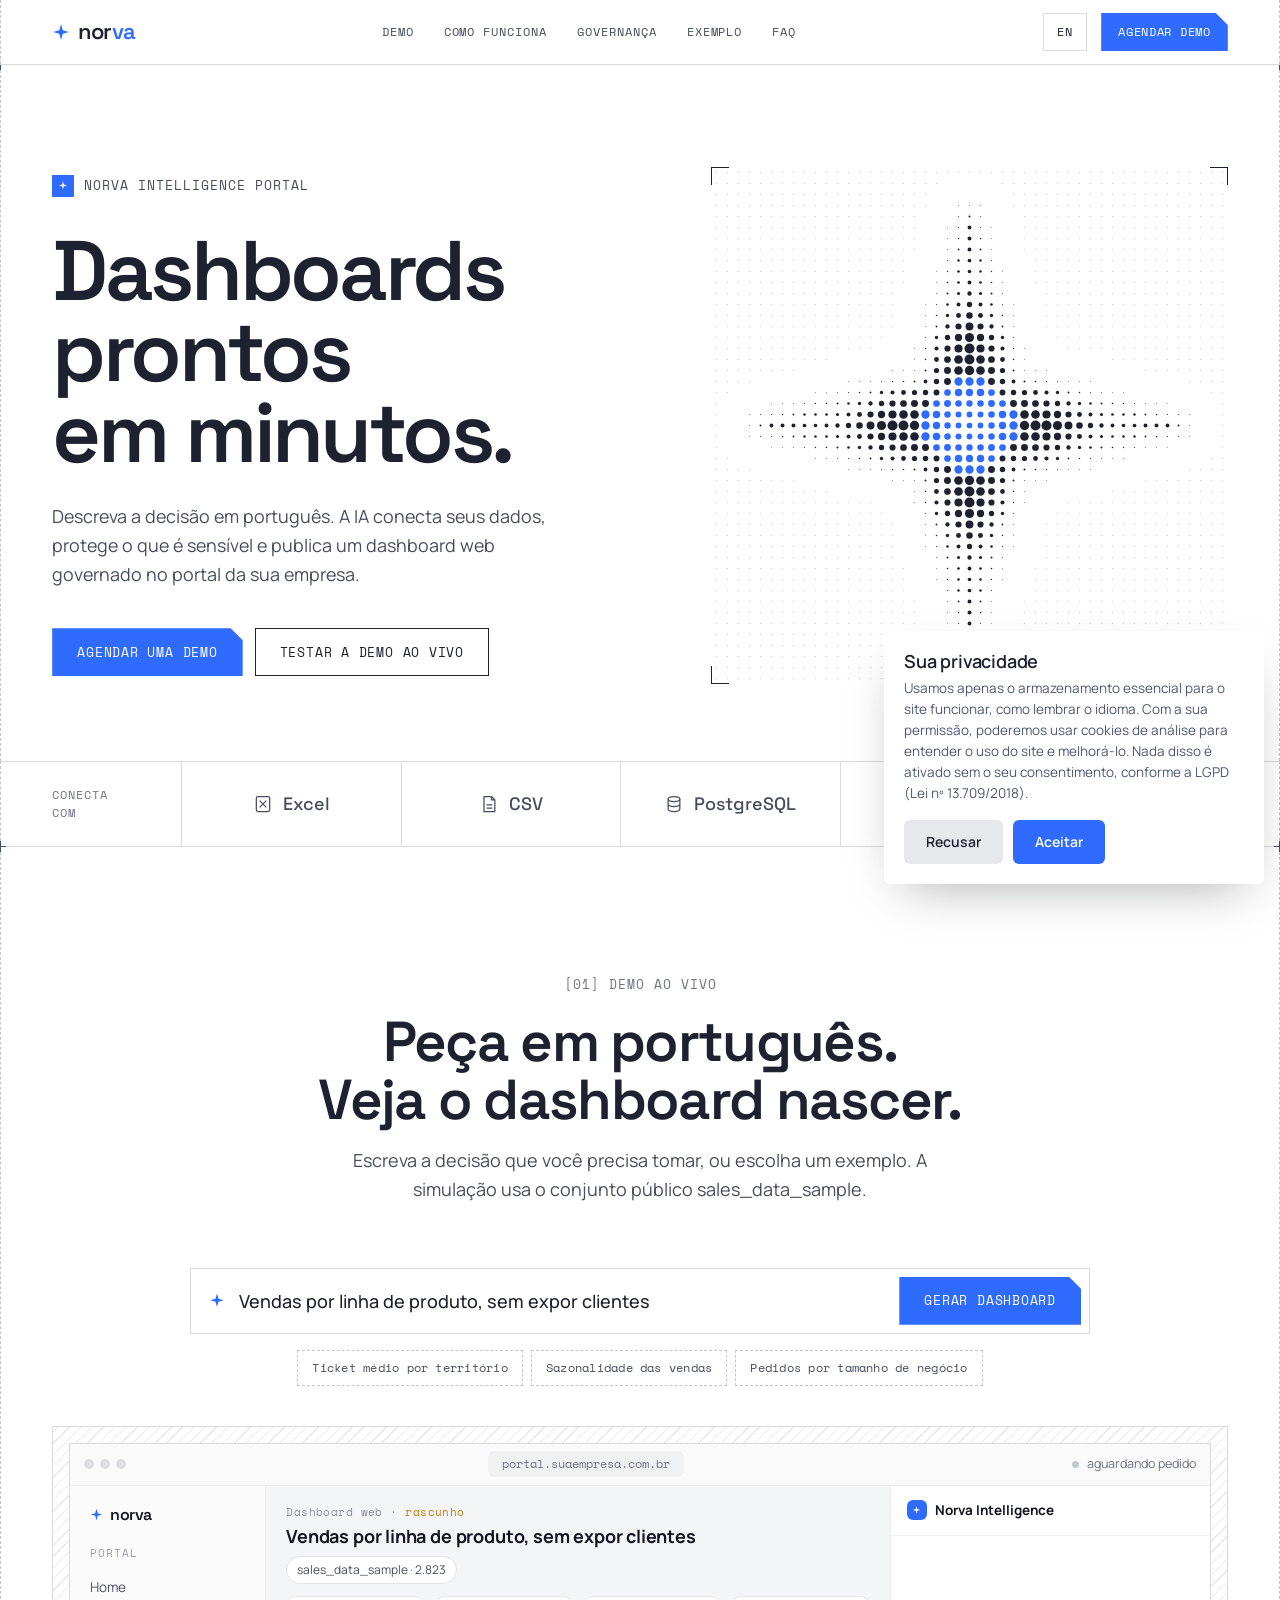
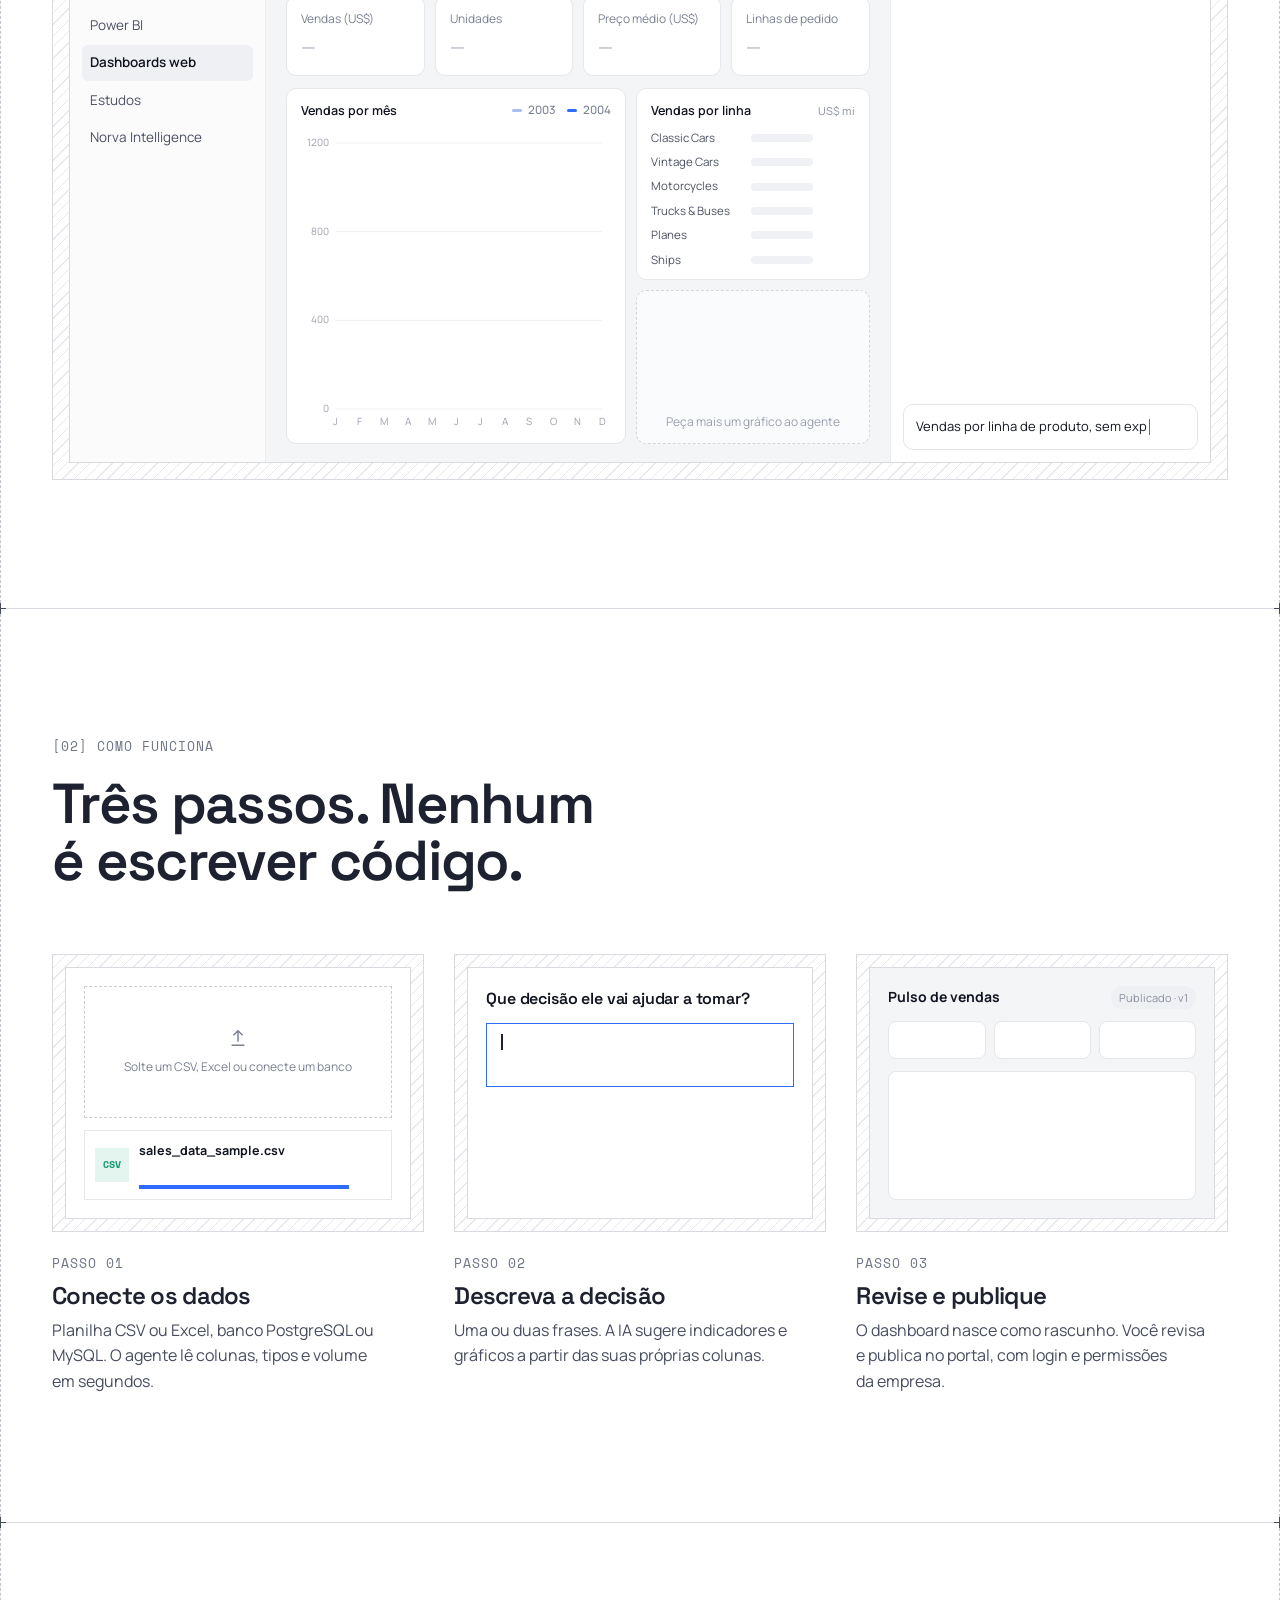
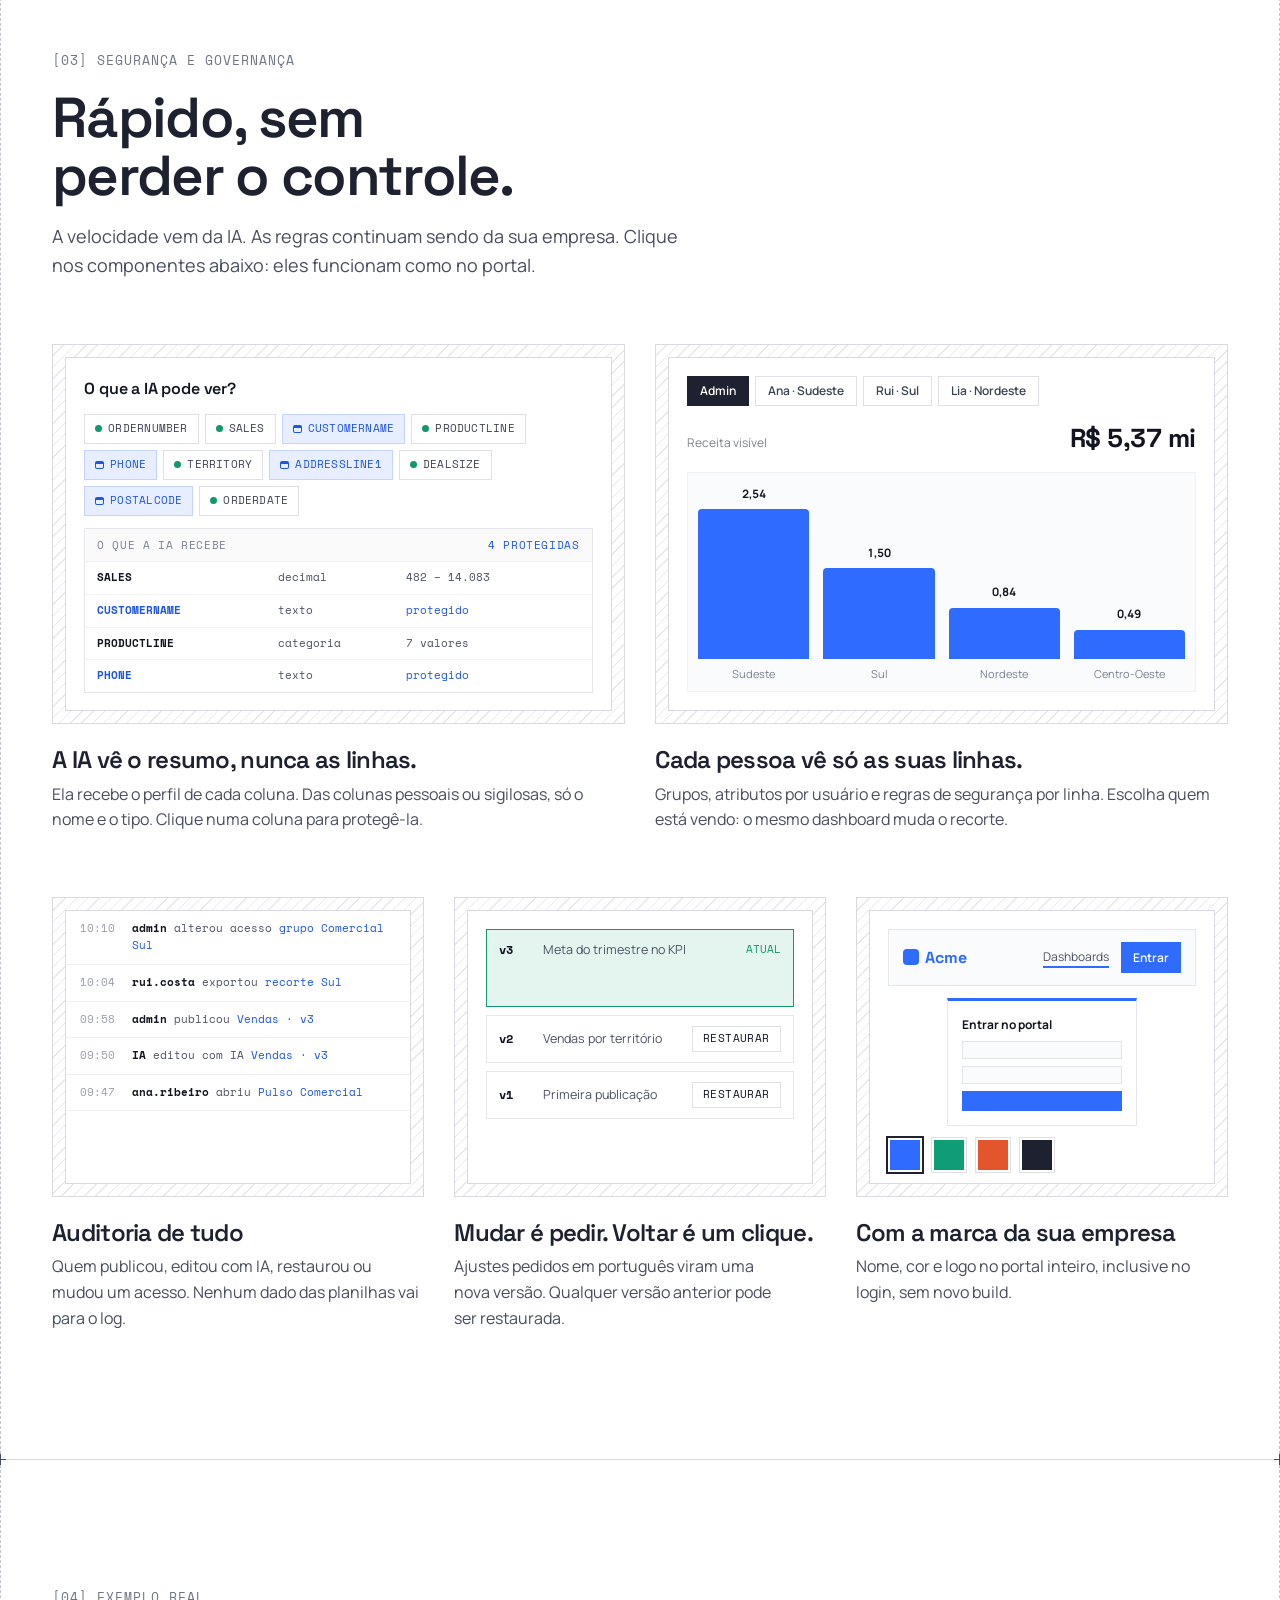
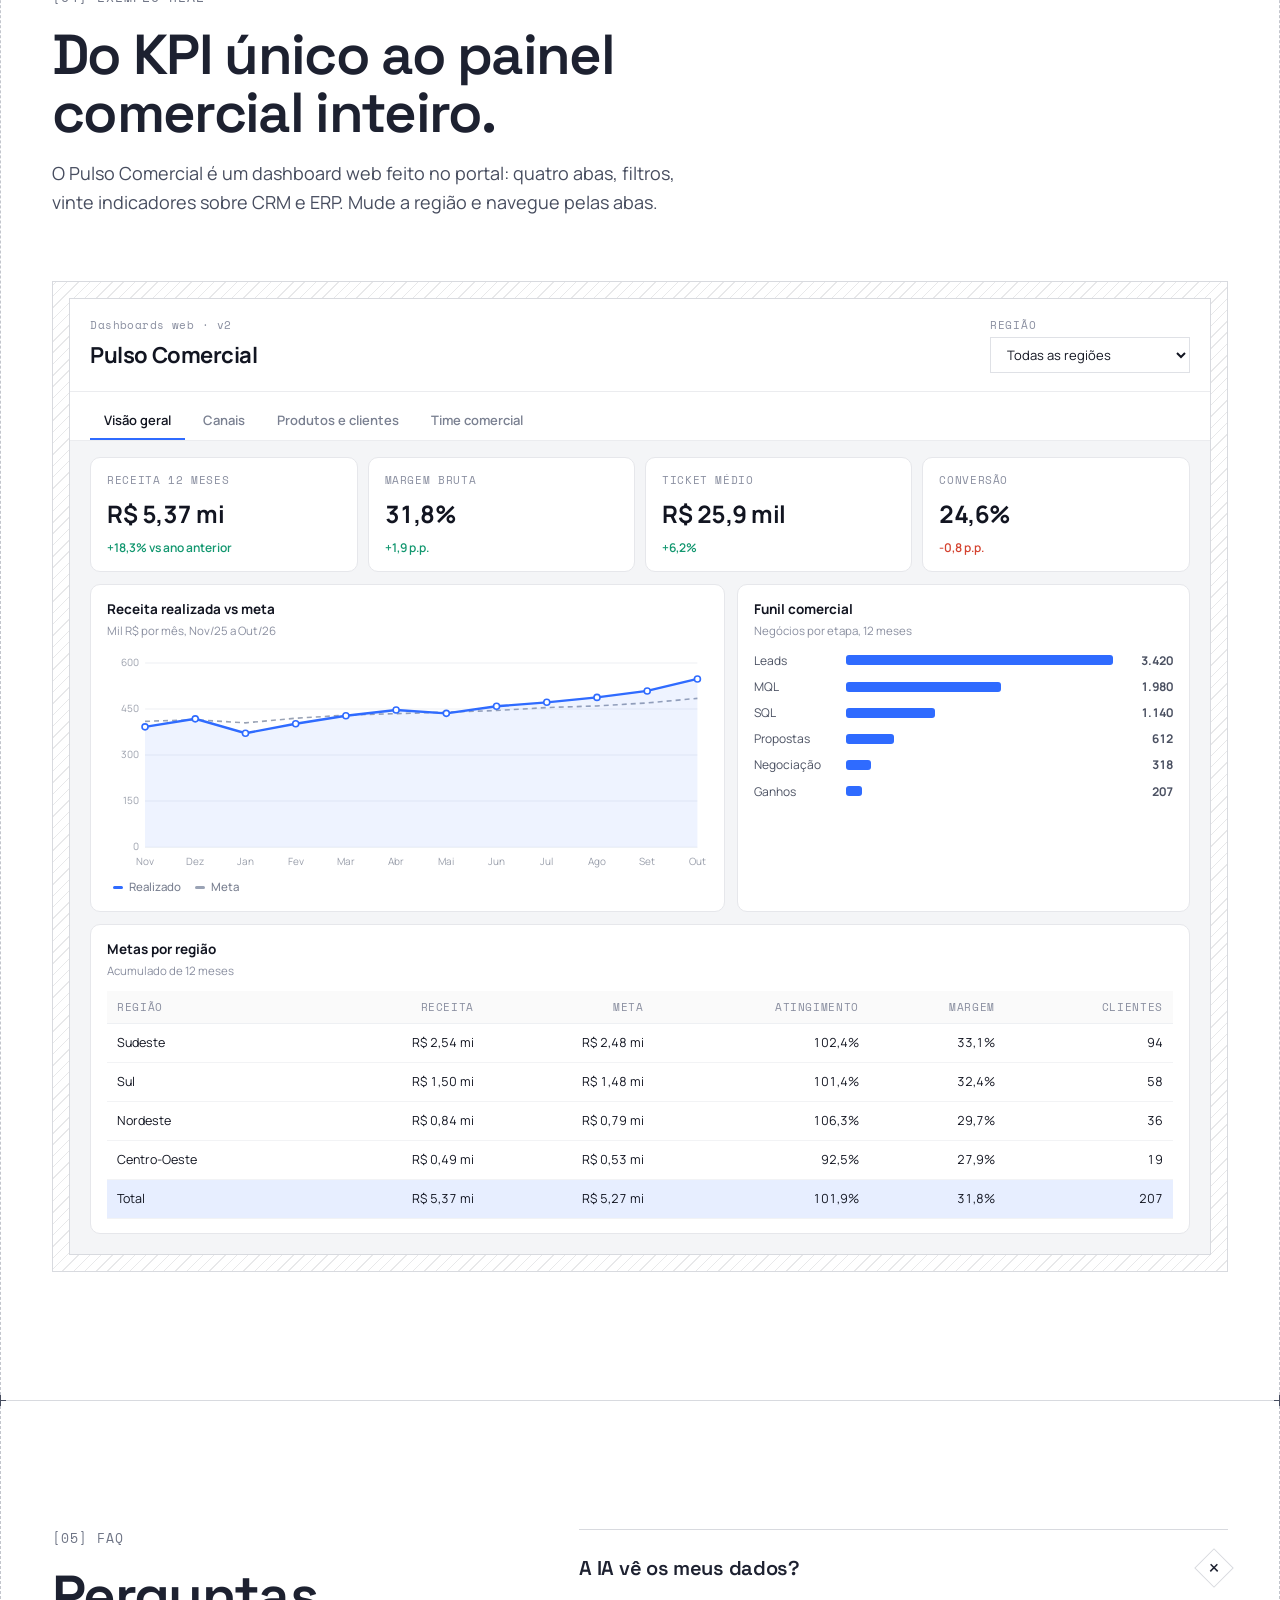
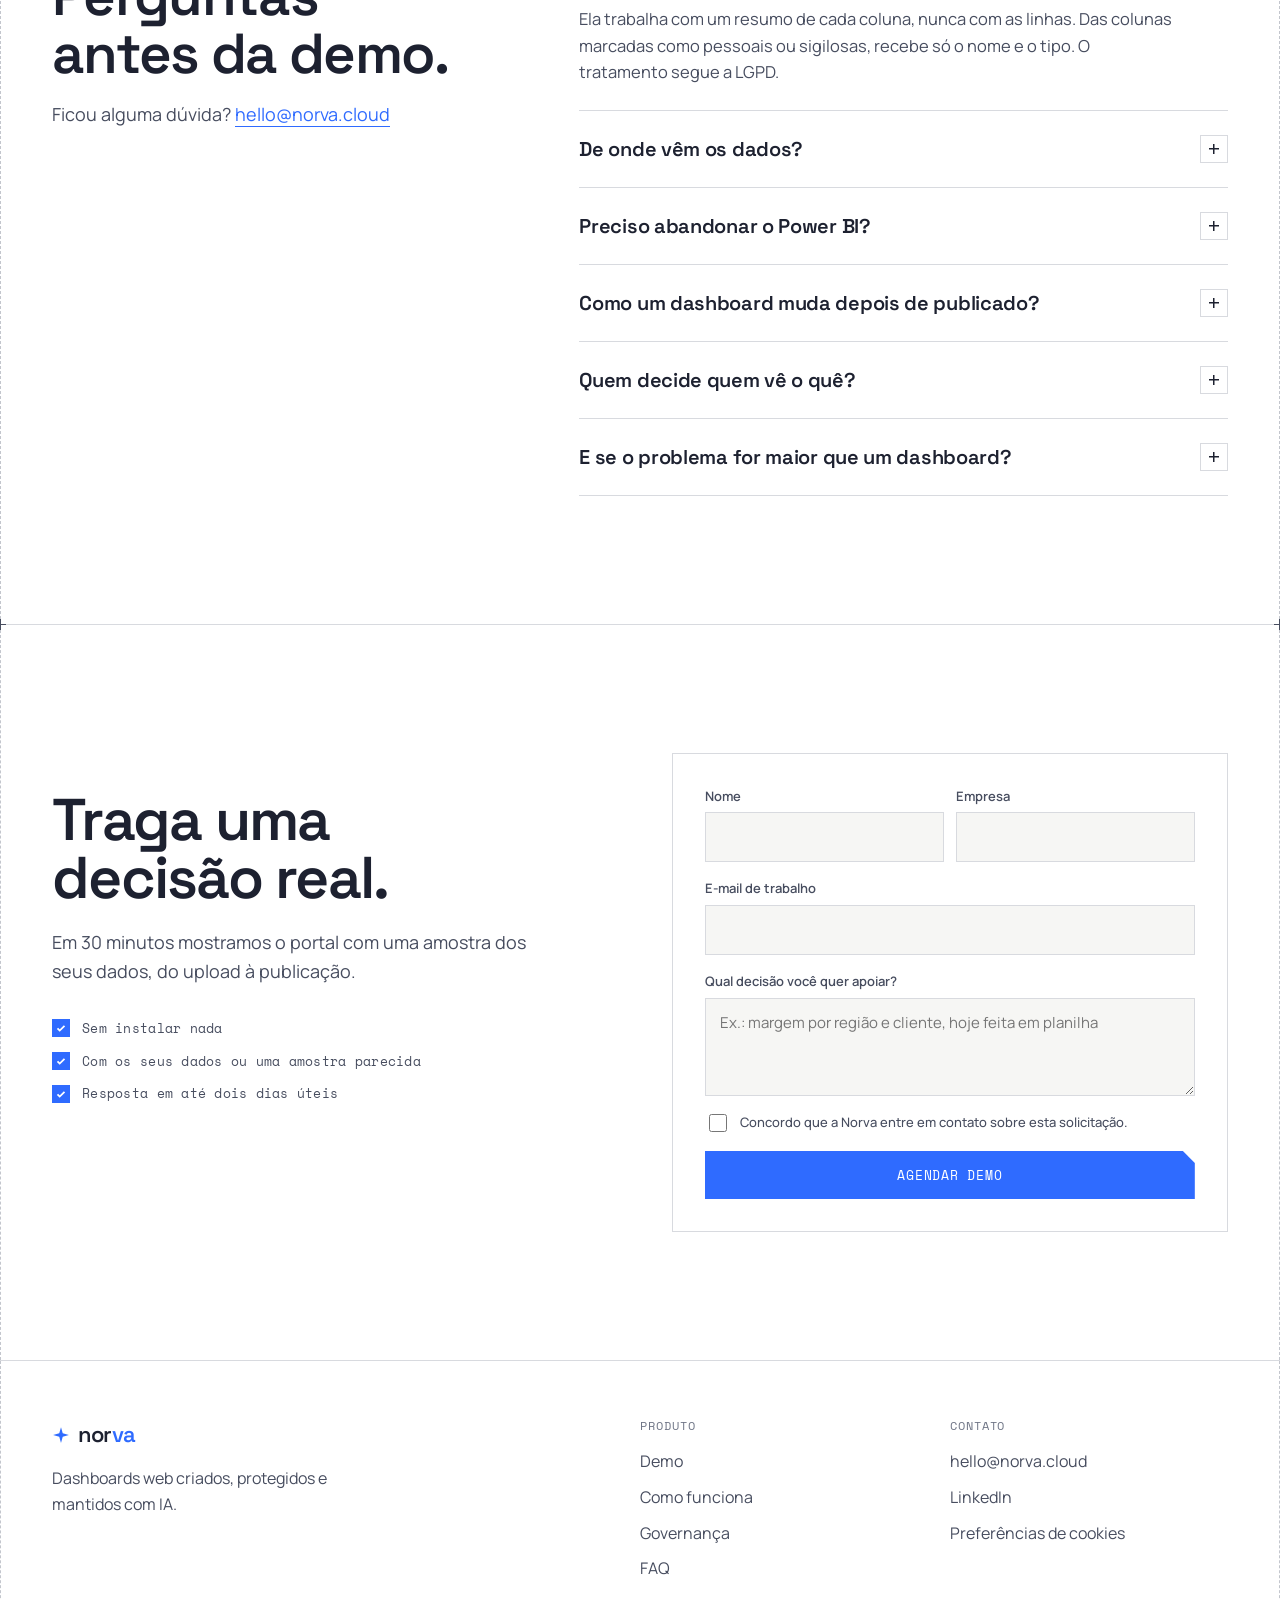
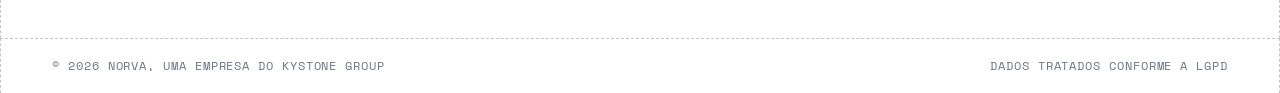
<file: index.html>
<!DOCTYPE html>
<html lang="pt-BR">
<head>
<meta charset="UTF-8" />
<meta name="viewport" content="width=device-width, initial-scale=1.0, viewport-fit=cover" />
<title>Norva Intelligence Portal · Dashboards prontos em minutos</title>

<meta name="description" content="Descreva a decisão em português. O Norva Intelligence Portal conecta seus dados, protege o que é sensível e publica um dashboard web governado em minutos." />
<meta name="author" content="Norva" />
<meta name="robots" content="index, follow, max-snippet:-1, max-image-preview:large, max-video-preview:-1" />
<meta name="theme-color" content="#ffffff" />
<meta name="format-detection" content="telephone=no" />
<link rel="canonical" href="https://norva.cloud/" />

<meta property="og:type" content="website" />
<meta property="og:site_name" content="Norva" />
<meta property="og:url" content="https://norva.cloud/" />
<meta property="og:title" content="Norva Intelligence Portal · Dashboards prontos em minutos" />
<meta property="og:description" content="Peça em português. A IA conecta, protege e publica um dashboard web governado." />
<meta property="og:image" content="https://norva.cloud/assets/blue-norva-logo.png" />
<meta property="og:locale" content="pt_BR" />
<meta property="og:locale:alternate" content="en_US" />
<meta name="twitter:card" content="summary" />
<meta name="twitter:title" content="Norva Intelligence Portal · Dashboards prontos em minutos" />
<meta name="twitter:description" content="Peça em português. A IA conecta, protege e publica um dashboard web governado." />

<script type="application/ld+json">
{
  "@context": "https://schema.org",
  "@graph": [
    {
      "@type": "Organization",
      "@id": "https://norva.cloud/#organization",
      "name": "Norva",
      "url": "https://norva.cloud/",
      "email": "hello@norva.cloud",
      "logo": "https://norva.cloud/assets/blue-norva-logo.png",
      "parentOrganization": { "@type": "Organization", "name": "Kystone Group" },
      "sameAs": ["https://www.linkedin.com/company/norvadata"]
    },
    {
      "@type": "SoftwareApplication",
      "@id": "https://norva.cloud/#product",
      "name": "Norva Intelligence Portal",
      "applicationCategory": "BusinessApplication",
      "operatingSystem": "Web",
      "description": "Portal em que a IA cria, governa e mantém dashboards web a partir de linguagem natural.",
      "publisher": { "@id": "https://norva.cloud/#organization" }
    },
    {
      "@type": "WebSite",
      "@id": "https://norva.cloud/#website",
      "url": "https://norva.cloud/",
      "name": "Norva",
      "inLanguage": "pt-BR",
      "publisher": { "@id": "https://norva.cloud/#organization" }
    }
  ]
}
</script>
<script type="application/ld+json">
{
  "@context": "https://schema.org",
  "@type": "FAQPage",
  "mainEntity": [
    { "@type": "Question", "name": "A IA vê os meus dados?", "acceptedAnswer": { "@type": "Answer", "text": "Ela trabalha com um resumo de cada coluna, nunca com as linhas. Das colunas marcadas como pessoais ou sigilosas, recebe só o nome e o tipo." } },
    { "@type": "Question", "name": "De onde vêm os dados?", "acceptedAnswer": { "@type": "Answer", "text": "Planilhas CSV e Excel, bancos PostgreSQL e MySQL e relatórios de Power BI já existentes, no mesmo ambiente governado." } },
    { "@type": "Question", "name": "Preciso abandonar o Power BI?", "acceptedAnswer": { "@type": "Answer", "text": "Não. Relatórios de Power BI e dashboards web ficam no mesmo catálogo, com o mesmo login e as mesmas regras de acesso." } },
    { "@type": "Question", "name": "Como um dashboard muda depois de publicado?", "acceptedAnswer": { "@type": "Answer", "text": "Você descreve a mudança em português, a IA aplica num rascunho e a nova versão sai depois da revisão. Toda versão fica na auditoria e pode ser restaurada." } }
  ]
}
</script>

<link rel="icon" type="image/png" href="assets/blue-norva-logo.png" />
<link rel="preconnect" href="https://fonts.googleapis.com" />
<link rel="preconnect" href="https://fonts.gstatic.com" crossorigin />
<link href="https://fonts.googleapis.com/css2?family=Space+Grotesk:wght@500;600;700&family=Manrope:wght@400;500;600;700&family=Space+Mono:wght@400;700&display=swap" rel="stylesheet" />
<link rel="stylesheet" href="site.css?v=4" />
<link rel="stylesheet" href="cookie-consent.css?v=3" />
</head>
<body>

<a class="skip" href="#main" data-i18n="skip">Pular para o conteúdo</a>

<!-- ======================= NAV ======================= -->
<header class="nav">
  <div class="rail nav-in">
    <a href="#top" class="logo" aria-label="Norva">
      <svg viewBox="0 0 24 24" aria-hidden="true"><path d="M12 1.5l2.3 8.2 8.2 2.3-8.2 2.3L12 22.5l-2.3-8.2L1.5 12l8.2-2.3z"/></svg>
      <span>nor<b>va</b></span>
    </a>
    <nav class="nav-links" aria-label="Principal">
      <a href="#demo-ao-vivo" data-i18n="nav.demo">Demo</a>
      <a href="#como-funciona" data-i18n="nav.how">Como funciona</a>
      <a href="#governanca" data-i18n="nav.gov">Governança</a>
      <a href="#pulso" data-i18n="nav.pulse">Exemplo</a>
      <a href="#faq">FAQ</a>
    </nav>
    <div class="nav-end">
      <button type="button" class="lang" id="langToggle" aria-label="Switch to English">EN</button>
      <a href="#contato" class="btn btn-primary btn-sm" data-i18n="cta.demo">Agendar demo</a>
    </div>
  </div>
</header>

<main id="main">

<!-- ======================= HERO ======================= -->
<section class="sec hero" id="top">
  <div class="rail hero-in">
    <div class="hero-copy">
      <p class="tag"><span class="tag-star" aria-hidden="true"></span><span data-i18n="hero.tag">Norva Intelligence Portal</span></p>
      <h1 data-i18n="hero.title">Dashboards prontos em minutos.</h1>
      <p class="hero-sub" data-i18n="hero.sub">Descreva a decisão em português. A IA conecta seus dados, protege o que é sensível e publica um dashboard web governado no portal da sua empresa.</p>
      <div class="hero-cta">
        <a href="#contato" class="btn btn-primary" data-i18n="cta.demo2">Agendar uma demo</a>
        <a href="#demo-ao-vivo" class="btn btn-line" data-i18n="cta.try">Testar a demo ao vivo</a>
      </div>
    </div>
    <div class="hero-art">
      <canvas id="star" aria-hidden="true"></canvas>
      <span class="corner tl"></span><span class="corner tr"></span><span class="corner bl"></span><span class="corner br"></span>
    </div>
  </div>
  <div class="rail sources">
    <p class="mono" data-i18n="hero.sources">Conecta com</p>
    <ul>
      <li><svg viewBox="0 0 24 24" aria-hidden="true"><rect x="4" y="3" width="16" height="18" rx="2"/><path d="M8 8l8 8M16 8l-8 8"/></svg>Excel</li>
      <li><svg viewBox="0 0 24 24" aria-hidden="true"><path d="M6 3h9l4 4v14H6z"/><path d="M15 3v4h4M9 13h7M9 17h7"/></svg>CSV</li>
      <li><svg viewBox="0 0 24 24" aria-hidden="true"><ellipse cx="12" cy="6" rx="7" ry="3"/><path d="M5 6v12c0 1.7 3.1 3 7 3s7-1.3 7-3V6M5 12c0 1.7 3.1 3 7 3s7-1.3 7-3"/></svg>PostgreSQL</li>
      <li><svg viewBox="0 0 24 24" aria-hidden="true"><ellipse cx="12" cy="6" rx="7" ry="3"/><path d="M5 6v12c0 1.7 3.1 3 7 3s7-1.3 7-3V6"/></svg>MySQL</li>
      <li><svg viewBox="0 0 24 24" aria-hidden="true"><rect x="4" y="12" width="3.5" height="8"/><rect x="10.25" y="8" width="3.5" height="12"/><rect x="16.5" y="4" width="3.5" height="16"/></svg>Power BI</li>
    </ul>
  </div>
</section>

<!-- ======================= LIVE DEMO ======================= -->
<section class="sec" id="demo-ao-vivo">
  <div class="rail">
    <div class="head center">
      <p class="mono label">[01] <span data-i18n="demo.label">Demo ao vivo</span></p>
      <h2 data-i18n="demo.title">Peça em português.<br />Veja o dashboard nascer.</h2>
      <p data-i18n="demo.sub">Escreva a decisão que você precisa tomar, ou escolha um exemplo. A simulação usa o conjunto público sales_data_sample.</p>
    </div>

    <form class="ask" id="askForm">
      <label class="sr" for="askInput" data-i18n="ask.label">A decisão, em uma frase</label>
      <span class="ask-icon" aria-hidden="true"><svg viewBox="0 0 24 24"><path d="M12 3l1.8 6.2L20 11l-6.2 1.8L12 19l-1.8-6.2L4 11l6.2-1.8z"/></svg></span>
      <input id="askInput" type="text" maxlength="80" autocomplete="off" spellcheck="false" value="Vendas por linha de produto, sem expor clientes" />
      <button type="submit" class="btn btn-primary" data-i18n="ask.go">Gerar dashboard</button>
    </form>
    <div class="examples">
      <button type="button" data-q="ask.e1">Ticket médio por território</button>
      <button type="button" data-q="ask.e2">Sazonalidade das vendas</button>
      <button type="button" data-q="ask.e3">Pedidos por tamanho de negócio</button>
    </div>

    <div class="hatch">
      <div class="app" id="app" aria-label="Demonstração: a IA monta um dashboard a partir da frase">
        <div class="app-bar">
          <span class="dots" aria-hidden="true"><i></i><i></i><i></i></span>
          <span class="app-url">portal.suaempresa.com.br</span>
          <span class="app-status"><i class="live"></i><span id="appStatus">aguardando pedido</span></span>
        </div>
        <div class="app-body">
          <aside class="app-side" aria-hidden="true">
            <div class="app-logo"><svg viewBox="0 0 24 24"><path d="M12 1.5l2.3 8.2 8.2 2.3-8.2 2.3L12 22.5l-2.3-8.2L1.5 12l8.2-2.3z"/></svg>norva</div>
            <p class="app-group">Portal</p>
            <span class="app-item">Home</span>
            <span class="app-item">Power BI</span>
            <span class="app-item on" data-i18n="demo.nav">Dashboards web</span>
            <span class="app-sub" id="appNew"></span>
            <span class="app-item" data-i18n="demo.nav2">Estudos</span>
            <span class="app-item">Norva Intelligence</span>
          </aside>

          <div class="app-main">
            <div class="app-head">
              <div class="app-title-wrap">
                <p class="app-crumb"><span data-i18n="demo.kind">Dashboard web</span> · <b id="appVersion">rascunho</b></p>
                <p class="app-title" id="appTitle">Vendas por linha de produto</p>
              </div>
              <div class="app-chips">
                <span class="chip">sales_data_sample · 2.823</span>
                <span class="chip chip-lock" id="chipLock"><svg viewBox="0 0 16 16" aria-hidden="true"><rect x="3.5" y="7" width="9" height="6.5" rx="1.5"/><path d="M5.5 7V5a2.5 2.5 0 015 0v2"/></svg><span data-i18n="demo.locked">7 colunas protegidas</span></span>
              </div>
            </div>

            <div class="kpis">
              <div class="kpi"><p data-i18n="demo.k0">Vendas (US$)</p><b data-val="10.03" data-fmt="mi">—</b></div>
              <div class="kpi"><p data-i18n="demo.k1">Unidades</p><b data-val="99.07" data-fmt="mil">—</b></div>
              <div class="kpi"><p data-i18n="demo.k2">Preço médio (US$)</p><b data-val="83.66" data-fmt="dec">—</b></div>
              <div class="kpi"><p data-i18n="demo.k3">Linhas de pedido</p><b data-val="2823" data-fmt="int">—</b></div>
            </div>

            <div class="charts">
              <div class="card c-line">
                <div class="card-h"><span data-i18n="demo.c0">Vendas por mês</span><span class="legend"><i class="l1"></i>2003 <i class="l2"></i>2004</span></div>
                <svg id="lineChart" aria-hidden="true"></svg>
              </div>
              <div class="card c-bars">
                <div class="card-h"><span data-i18n="demo.c1">Vendas por linha</span><span class="unit">US$ mi</span></div>
                <div id="barChart" class="hbars" aria-hidden="true"></div>
              </div>
              <div class="card c-new" id="cardNew">
                <div class="card-h"><span data-i18n="demo.c2">Vendas por território</span><span class="badge-v">v2</span></div>
                <div id="colChart" class="cols" aria-hidden="true"></div>
                <p class="c-empty" data-i18n="demo.empty">Peça mais um gráfico ao agente</p>
              </div>
            </div>
          </div>

          <aside class="agent">
            <div class="agent-h"><span class="agent-dot" aria-hidden="true"></span>Norva Intelligence</div>
            <div class="feed" id="feed" aria-live="polite"></div>
            <div class="agent-in"><span id="typing"></span><i class="caret"></i></div>
          </aside>
        </div>
      </div>
    </div>
  </div>
</section>

<!-- ======================= HOW ======================= -->
<section class="sec" id="como-funciona">
  <div class="rail">
    <div class="head">
      <p class="mono label">[02] <span data-i18n="how.label">Como funciona</span></p>
      <h2 data-i18n="how.title">Três passos. Nenhum é escrever código.</h2>
    </div>
    <div class="steps">
      <article class="step">
        <div class="step-art hatch-sm">
          <div class="mini mini-src" id="miniSrc">
            <div class="drop"><svg viewBox="0 0 24 24" aria-hidden="true"><path d="M12 16V4M7 9l5-5 5 5M5 20h14"/></svg><span data-i18n="how.drop">Solte um CSV, Excel ou conecte um banco</span></div>
            <div class="file">
              <span class="file-ic">CSV</span>
              <div class="file-txt"><b>sales_data_sample.csv</b><span class="file-meta" data-i18n="how.meta">2.823 linhas · 25 colunas</span><span class="file-bar"><i></i></span></div>
              <span class="file-ok" aria-hidden="true">✓</span>
            </div>
          </div>
        </div>
        <p class="mono step-n" data-i18n="how.s1n">Passo 01</p>
        <h3 data-i18n="how.s1">Conecte os dados</h3>
        <p data-i18n="how.s1p">Planilha CSV ou Excel, banco PostgreSQL ou MySQL. O agente lê colunas, tipos e volume em segundos.</p>
      </article>
      <article class="step">
        <div class="step-art hatch-sm">
          <div class="mini mini-goal" id="miniGoal">
            <p class="mini-q" data-i18n="how.q">Que decisão ele vai ajudar a tomar?</p>
            <div class="mini-field"><span id="goalTyping"></span><i class="caret dark"></i></div>
            <div class="mini-sugs">
              <span data-i18n="how.sug1">+ Comparar SALES por PRODUCTLINE</span>
              <span data-i18n="how.sug2">+ Melhor e pior território</span>
            </div>
          </div>
        </div>
        <p class="mono step-n" data-i18n="how.s2n">Passo 02</p>
        <h3 data-i18n="how.s2">Descreva a decisão</h3>
        <p data-i18n="how.s2p">Uma ou duas frases. A IA sugere indicadores e gráficos a partir das suas próprias colunas.</p>
      </article>
      <article class="step">
        <div class="step-art hatch-sm">
          <div class="mini mini-pub" id="miniPub">
            <div class="mp-head"><b>Pulso de vendas</b><span class="mp-badge" data-i18n="how.pub">Publicado · v1</span></div>
            <div class="mp-kpis"><i></i><i></i><i></i></div>
            <div class="mp-chart"><i style="--h:40%"></i><i style="--h:62%"></i><i style="--h:48%"></i><i style="--h:80%"></i><i style="--h:66%"></i><i style="--h:92%"></i><i style="--h:74%"></i></div>
          </div>
        </div>
        <p class="mono step-n" data-i18n="how.s3n">Passo 03</p>
        <h3 data-i18n="how.s3">Revise e publique</h3>
        <p data-i18n="how.s3p">O dashboard nasce como rascunho. Você revisa e publica no portal, com login e permissões da empresa.</p>
      </article>
    </div>
  </div>
</section>

<!-- ======================= GOVERNANCE ======================= -->
<section class="sec" id="governanca">
  <div class="rail">
    <div class="head">
      <p class="mono label">[03] <span data-i18n="gov.label">Segurança e governança</span></p>
      <h2 data-i18n="gov.title">Rápido, sem perder o controle.</h2>
      <p data-i18n="gov.sub">A velocidade vem da IA. As regras continuam sendo da sua empresa. Clique nos componentes abaixo: eles funcionam como no portal.</p>
    </div>

    <div class="gov-big">
      <article class="panel">
        <div class="panel-art hatch-sm">
          <div class="mini priv" id="priv">
            <p class="mini-q" data-i18n="gov.privQ">O que a IA pode ver?</p>
            <div class="cols-pick" id="colsPick">
              <button type="button" class="col">ORDERNUMBER</button>
              <button type="button" class="col">SALES</button>
              <button type="button" class="col lk" aria-pressed="true">CUSTOMERNAME</button>
              <button type="button" class="col">PRODUCTLINE</button>
              <button type="button" class="col lk" aria-pressed="true">PHONE</button>
              <button type="button" class="col">TERRITORY</button>
              <button type="button" class="col lk" aria-pressed="true">ADDRESSLINE1</button>
              <button type="button" class="col">DEALSIZE</button>
              <button type="button" class="col lk" aria-pressed="true">POSTALCODE</button>
              <button type="button" class="col">ORDERDATE</button>
            </div>
            <div class="recv">
              <p class="recv-h"><span data-i18n="gov.recv">O que a IA recebe</span><span id="recvCount">4 protegidas</span></p>
              <div id="recvRows"></div>
            </div>
          </div>
        </div>
        <h3 data-i18n="gov.b1">A IA vê o resumo, nunca as linhas.</h3>
        <p data-i18n="gov.b1p">Ela recebe o perfil de cada coluna. Das colunas pessoais ou sigilosas, só o nome e o tipo. Clique numa coluna para protegê-la.</p>
      </article>

      <article class="panel">
        <div class="panel-art hatch-sm">
          <div class="mini rls" id="rls">
            <div class="rls-users" role="group" aria-label="Ver como">
              <button type="button" data-u="all" aria-pressed="true">Admin</button>
              <button type="button" data-u="se" aria-pressed="false">Ana · Sudeste</button>
              <button type="button" data-u="s" aria-pressed="false">Rui · Sul</button>
              <button type="button" data-u="ne" aria-pressed="false">Lia · Nordeste</button>
            </div>
            <p class="rls-total"><span data-i18n="gov.rlsT">Receita visível</span> <b id="rlsTotal">R$ 5,37 mi</b></p>
            <div class="rls-bars" id="rlsBars"></div>
          </div>
        </div>
        <h3 data-i18n="gov.b2">Cada pessoa vê só as suas linhas.</h3>
        <p data-i18n="gov.b2p">Grupos, atributos por usuário e regras de segurança por linha. Escolha quem está vendo: o mesmo dashboard muda o recorte.</p>
      </article>
    </div>

    <div class="gov-small">
      <article class="panel">
        <div class="panel-art hatch-sm">
          <div class="mini audit" id="audit"></div>
        </div>
        <h3 data-i18n="gov.b3">Auditoria de tudo</h3>
        <p data-i18n="gov.b3p">Quem publicou, editou com IA, restaurou ou mudou um acesso. Nenhum dado das planilhas vai para o log.</p>
      </article>
      <article class="panel">
        <div class="panel-art hatch-sm">
          <div class="mini vers" id="vers">
            <div class="ver" data-v="3"><b>v3</b><span data-i18n="gov.v3">Meta do trimestre no KPI</span><button type="button" data-i18n="gov.restore">Restaurar</button></div>
            <div class="ver" data-v="2"><b>v2</b><span data-i18n="gov.v2">Vendas por território</span><button type="button" data-i18n="gov.restore">Restaurar</button></div>
            <div class="ver" data-v="1"><b>v1</b><span data-i18n="gov.v1">Primeira publicação</span><button type="button" data-i18n="gov.restore">Restaurar</button></div>
          </div>
        </div>
        <h3 data-i18n="gov.b4">Mudar é pedir. Voltar é um clique.</h3>
        <p data-i18n="gov.b4p">Ajustes pedidos em português viram uma nova versão. Qualquer versão anterior pode ser restaurada.</p>
      </article>
      <article class="panel">
        <div class="panel-art hatch-sm">
          <div class="mini brand" id="brand">
            <div class="brand-bar"><span class="brand-logo" id="brandLogo">Acme</span><span class="brand-link">Dashboards</span><span class="brand-btn">Entrar</span></div>
            <div class="brand-login" aria-hidden="true">
              <span class="bl-title">Entrar no portal</span>
              <span class="bl-field"></span><span class="bl-field"></span>
              <span class="bl-btn"></span>
            </div>
            <div class="brand-swatches" role="group" aria-label="Cor da marca">
              <button type="button" style="--c:#2f6bff" aria-pressed="true" aria-label="Azul"></button>
              <button type="button" style="--c:#0f9d76" aria-pressed="false" aria-label="Verde"></button>
              <button type="button" style="--c:#e2552d" aria-pressed="false" aria-label="Laranja"></button>
              <button type="button" style="--c:#1d2130" aria-pressed="false" aria-label="Grafite"></button>
            </div>
          </div>
        </div>
        <h3 data-i18n="gov.b5">Com a marca da sua empresa</h3>
        <p data-i18n="gov.b5p">Nome, cor e logo no portal inteiro, inclusive no login, sem novo build.</p>
      </article>
    </div>
  </div>
</section>

<!-- ======================= PULSO (live complex dashboard) ======================= -->
<section class="sec" id="pulso">
  <div class="rail">
    <div class="head">
      <p class="mono label">[04] <span data-i18n="pulse.label">Exemplo real</span></p>
      <h2 data-i18n="pulse.title">Do KPI único ao painel comercial inteiro.</h2>
      <p data-i18n="pulse.sub">O Pulso Comercial é um dashboard web feito no portal: quatro abas, filtros, vinte indicadores sobre CRM e ERP. Mude a região e navegue pelas abas.</p>
    </div>

    <div class="hatch">
      <div class="pulse" id="pulse">
        <div class="pulse-top">
          <div>
            <p class="app-crumb">Dashboards web · v2</p>
            <p class="pulse-name">Pulso Comercial</p>
          </div>
          <label class="pulse-filter"><span data-i18n="pulse.region">Região</span>
            <select id="pulseRegion">
              <option value="all" data-i18n="pulse.all">Todas as regiões</option>
              <option value="se">Sudeste</option>
              <option value="s">Sul</option>
              <option value="ne">Nordeste</option>
              <option value="co">Centro-Oeste</option>
            </select>
          </label>
        </div>
        <div class="pulse-tabs" role="tablist">
          <button type="button" role="tab" aria-selected="true" data-tab="0" data-i18n="pulse.t0">Visão geral</button>
          <button type="button" role="tab" aria-selected="false" data-tab="1" data-i18n="pulse.t1">Canais</button>
          <button type="button" role="tab" aria-selected="false" data-tab="2" data-i18n="pulse.t2">Produtos e clientes</button>
          <button type="button" role="tab" aria-selected="false" data-tab="3" data-i18n="pulse.t3">Time comercial</button>
        </div>
        <div class="pulse-body" id="pulseBody"></div>
      </div>
    </div>
  </div>
</section>

<!-- ======================= FAQ ======================= -->
<section class="sec" id="faq">
  <div class="rail faq-in">
    <div class="head">
      <p class="mono label">[05] FAQ</p>
      <h2 data-i18n="faq.title">Perguntas antes da demo.</h2>
      <p><span data-i18n="faq.more">Ficou alguma dúvida?</span> <a class="link" href="mailto:hello@norva.cloud">hello@norva.cloud</a></p>
    </div>
    <div class="faq-list">
      <details open><summary data-i18n="faq.q1">A IA vê os meus dados?</summary><p data-i18n="faq.a1">Ela trabalha com um resumo de cada coluna, nunca com as linhas. Das colunas marcadas como pessoais ou sigilosas, recebe só o nome e o tipo. O tratamento segue a LGPD.</p></details>
      <details><summary data-i18n="faq.q2">De onde vêm os dados?</summary><p data-i18n="faq.a2">Planilhas CSV e Excel, bancos PostgreSQL e MySQL e relatórios de Power BI já existentes, no mesmo ambiente governado. Outras fontes entram no desenho da implantação.</p></details>
      <details><summary data-i18n="faq.q3">Preciso abandonar o Power BI?</summary><p data-i18n="faq.a3">Não. Relatórios de Power BI e dashboards web ficam no mesmo catálogo, com o mesmo login e as mesmas regras de acesso.</p></details>
      <details><summary data-i18n="faq.q4">Como um dashboard muda depois de publicado?</summary><p data-i18n="faq.a4">Você descreve a mudança em português, a IA aplica num rascunho e a nova versão sai depois da revisão. Toda versão fica na auditoria e pode ser restaurada.</p></details>
      <details><summary data-i18n="faq.q5">Quem decide quem vê o quê?</summary><p data-i18n="faq.a5">A sua empresa. Login corporativo, inclusive com a Microsoft, grupos, atributos por usuário e segurança por linha.</p></details>
      <details><summary data-i18n="faq.q6">E se o problema for maior que um dashboard?</summary><p data-i18n="faq.a6">A Norva tem time de engenharia e ciência de dados para estruturar o que vem antes: pipelines, modelos e automações.</p></details>
    </div>
  </div>
</section>

<!-- ======================= CONTACT ======================= -->
<section class="sec cta" id="contato">
  <div class="rail cta-in">
    <div class="cta-copy">
      <p class="mono label">[06] <span data-i18n="d.label">Demo</span></p>
      <h2 data-i18n="d.title">Traga uma decisão real.</h2>
      <p data-i18n="d.sub">Em 30 minutos mostramos o portal com uma amostra dos seus dados, do upload à publicação.</p>
      <ul class="cta-list">
        <li data-i18n="d.l1">Sem instalar nada</li>
        <li data-i18n="d.l2">Com os seus dados ou uma amostra parecida</li>
        <li data-i18n="d.l3">Resposta em até dois dias úteis</li>
      </ul>
    </div>
    <form class="form" id="contactForm" novalidate>
      <div class="f-row">
        <label><span data-i18n="form.name">Nome</span><input name="name" type="text" autocomplete="name" required /></label>
        <label><span data-i18n="form.company">Empresa</span><input name="company" type="text" autocomplete="organization" /></label>
      </div>
      <label><span data-i18n="form.email">E-mail de trabalho</span><input name="email" type="email" autocomplete="email" required /></label>
      <label><span data-i18n="form.msg">Qual decisão você quer apoiar?</span><textarea name="mensagem" rows="3" data-i18n-ph="form.ph" placeholder="Ex.: margem por região e cliente, hoje feita em planilha"></textarea></label>
      <input type="hidden" name="servico" value="Other" />
      <label class="consent"><input name="consent" type="checkbox" required /> <span data-i18n="form.consent">Concordo que a Norva entre em contato sobre esta solicitação.</span></label>
      <div class="hp" aria-hidden="true"><label>Website<input name="website" type="text" tabindex="-1" autocomplete="off" /></label></div>
      <button type="submit" class="btn btn-primary btn-block" data-i18n="form.send">Agendar demo</button>
    </form>
    <div class="form form-ok" id="formSuccess" role="status" hidden>
      <span class="ok-ic" aria-hidden="true">✓</span>
      <h3 data-i18n="form.ok">Pedido recebido.</h3>
      <p data-i18n="form.okP">Respondemos em até dois dias úteis para combinar a demo.</p>
    </div>
  </div>
</section>

</main>

<footer class="foot">
  <div class="rail foot-in">
    <div class="foot-brand">
      <a href="#top" class="logo" aria-label="Norva"><svg viewBox="0 0 24 24" aria-hidden="true"><path d="M12 1.5l2.3 8.2 8.2 2.3-8.2 2.3L12 22.5l-2.3-8.2L1.5 12l8.2-2.3z"/></svg><span>nor<b>va</b></span></a>
      <p data-i18n="ft.tag">Dashboards web criados, protegidos e mantidos com IA.</p>
    </div>
    <div class="foot-col">
      <p class="mono" data-i18n="ft.prod">Produto</p>
      <a href="#demo-ao-vivo" data-i18n="nav.demo">Demo</a>
      <a href="#como-funciona" data-i18n="nav.how">Como funciona</a>
      <a href="#governanca" data-i18n="nav.gov">Governança</a>
      <a href="#faq">FAQ</a>
    </div>
    <div class="foot-col">
      <p class="mono" data-i18n="ft.contact">Contato</p>
      <a href="mailto:hello@norva.cloud">hello@norva.cloud</a>
      <a href="https://www.linkedin.com/company/norvadata" target="_blank" rel="noopener">LinkedIn</a>
      <button type="button" class="link-btn" id="cookiePrefs" data-i18n="ft.cookies">Preferências de cookies</button>
    </div>
  </div>
  <div class="rail foot-legal mono">
    <span data-i18n="ft.copy">© 2026 Norva, uma empresa do Kystone Group</span>
    <span data-i18n="ft.lgpd">Dados tratados conforme a LGPD</span>
  </div>
</footer>

<script src="site.js?v=4"></script>
<script src="cookie-consent.js?v=1"></script>
</body>
</html>
</file>
<file: site.css>
/* ============================================================
   NORVA — Intelligence Portal
   Light, technical, calm. Rails and hatched frames hold live
   product components built in HTML.
   ============================================================ */

:root {
  --bg: #ffffff;
  --paper: #f6f6f4;
  --white: #ffffff;
  --ink: #1d2130;
  --ink-2: #474d5f;
  --muted: #6f7586;
  --line: #d8dadf;
  --dash: #c3c6cd;
  --accent: #2f6bff;
  --accent-2: #1f55e0;
  --accent-soft: #e7eeff;
  --mint: #12976f;
  --mint-soft: #e3f5ee;
  --amber: #c27a0e;

  --display: "Space Grotesk", ui-sans-serif, system-ui, sans-serif;
  --text: "Manrope", ui-sans-serif, system-ui, sans-serif;
  --mono: "Space Mono", ui-monospace, Menlo, monospace;

  --pad: clamp(20px, 4vw, 56px);
  --ease: cubic-bezier(.22, 1, .36, 1);
}

*, *::before, *::after { box-sizing: border-box; }
html { -webkit-text-size-adjust: 100%; scroll-behavior: smooth; scroll-padding-top: 72px; overflow-x: clip; }
body {
  margin: 0; background: var(--bg); color: var(--ink);
  font: 400 16px/1.6 var(--text);
  -webkit-font-smoothing: antialiased; overflow-x: hidden;
}
img, svg, canvas { display: block; max-width: 100%; }
a { color: inherit; text-decoration: none; }
button, input, select, textarea { font: inherit; color: inherit; }
h1, h2, h3, p { margin: 0; }
h1, h2, h3 { font-family: var(--display); font-weight: 600; letter-spacing: -0.03em; text-wrap: balance; }
p { text-wrap: pretty; }
[hidden] { display: none !important; }
::selection { background: var(--accent); color: #fff; }
:focus-visible { outline: 2px solid var(--accent); outline-offset: 3px; }
.sr { position: absolute; width: 1px; height: 1px; overflow: hidden; clip-path: inset(50%); white-space: nowrap; }
.skip { position: absolute; left: -999px; top: 8px; z-index: 100; background: var(--white); padding: 10px 14px; }
.skip:focus { left: 8px; }
.mono { font-family: var(--mono); font-size: 12.5px; letter-spacing: .08em; text-transform: uppercase; }

/* ---------- frame: rails, section rules, + marks ---------- */
.rail {
  position: relative; max-width: 1280px; margin: 0 auto; padding-inline: var(--pad);
  border-left: 1px dashed var(--dash); border-right: 1px dashed var(--dash);
}
.sec { border-top: 1px solid var(--line); }
.sec > .rail { padding-block: clamp(80px, 10vw, 128px); }
.sec > .rail::before, .sec > .rail::after {
  content: ""; position: absolute; top: -6px; width: 11px; height: 11px;
  background: linear-gradient(var(--ink-2), var(--ink-2)) center / 11px 1px no-repeat,
              linear-gradient(var(--ink-2), var(--ink-2)) center / 1px 11px no-repeat;
}
.sec > .rail::before { left: -6px; }
.sec > .rail::after { right: -6px; }

/* ---------- buttons ---------- */
.btn {
  display: inline-flex; align-items: center; justify-content: center; gap: 10px;
  height: 48px; padding: 0 24px; border: 1px solid transparent; cursor: pointer;
  font-family: var(--mono); font-size: 13px; letter-spacing: .06em; text-transform: uppercase; white-space: nowrap;
  transition: background .2s var(--ease), color .2s var(--ease), border-color .2s var(--ease), transform .15s var(--ease);
}
.btn:active { transform: translateY(1px); }
.btn-primary { background: var(--accent); color: #fff; clip-path: polygon(0 0, calc(100% - 12px) 0, 100% 12px, 100% 100%, 0 100%); }
.btn-primary:hover { background: var(--accent-2); }
.btn-line { border-color: var(--ink); color: var(--ink); background: transparent; }
.btn-line:hover { background: var(--ink); color: #fff; }
.btn-sm { height: 38px; padding: 0 16px; font-size: 12px; }
.btn-block { width: 100%; }
.link { color: var(--accent); border-bottom: 1px solid currentColor; }

/* ---------- nav ---------- */
.nav { position: sticky; top: 0; z-index: 40; background: rgba(255, 255, 255, .9); backdrop-filter: blur(10px); -webkit-backdrop-filter: blur(10px); border-bottom: 1px solid var(--line); }
.nav-in { display: flex; align-items: center; justify-content: space-between; gap: 24px; height: 64px; }
.logo { display: inline-flex; align-items: center; gap: 8px; font-family: var(--display); font-weight: 600; font-size: 22px; letter-spacing: -0.04em; }
.logo svg { width: 18px; height: 18px; fill: var(--accent); }
.logo b { font-weight: 600; color: var(--accent); }
.nav-links { display: flex; gap: 30px; font-family: var(--mono); font-size: 12px; letter-spacing: .08em; text-transform: uppercase; }
.nav-links a { color: var(--ink-2); transition: color .2s; }
.nav-links a:hover { color: var(--accent); }
.nav-end { display: flex; align-items: center; gap: 14px; }
.lang { border: 1px solid var(--line); background: var(--white); height: 38px; min-width: 44px; cursor: pointer; font-family: var(--mono); font-size: 12px; letter-spacing: .06em; }
.lang:hover { border-color: var(--ink); }

/* ---------- hero ---------- */
.hero { border-top: 0; }
.hero-in { display: grid; grid-template-columns: 1.15fr 1fr; gap: clamp(32px, 5vw, 72px); align-items: center; padding-block: clamp(56px, 8vw, 104px) clamp(48px, 6vw, 80px); }
.tag { display: inline-flex; align-items: center; gap: 10px; font-family: var(--mono); font-size: 12.5px; letter-spacing: .08em; text-transform: uppercase; color: var(--ink-2); }
.tag-star { width: 22px; height: 22px; background: var(--accent) url("data:image/svg+xml,%3Csvg xmlns='http://www.w3.org/2000/svg' viewBox='0 0 24 24'%3E%3Cpath fill='white' d='M12 4l1.5 5.3L19 11l-5.5 1.6L12 18l-1.5-5.4L5 11l5.5-1.7z'/%3E%3C/svg%3E") center / 14px no-repeat; }
.hero h1 { margin-top: 26px; font-size: clamp(46px, 6.6vw, 96px); line-height: .96; letter-spacing: -0.04em; max-width: 11ch; }
.hero-sub { margin-top: 28px; font-size: clamp(17px, 1.4vw, 20px); color: var(--ink-2); max-width: 46ch; }
.hero-cta { display: flex; flex-wrap: wrap; gap: 12px; margin-top: 40px; }
.hero-art { position: relative; aspect-ratio: 1 / 1; width: 100%; max-width: 560px; justify-self: end; }
.hero-art canvas { width: 100%; height: 100%; }
.corner { position: absolute; width: 18px; height: 18px; border: 0 solid var(--ink); }
.corner.tl { top: 0; left: 0; border-top-width: 1.5px; border-left-width: 1.5px; }
.corner.tr { top: 0; right: 0; border-top-width: 1.5px; border-right-width: 1.5px; }
.corner.bl { bottom: 0; left: 0; border-bottom-width: 1.5px; border-left-width: 1.5px; }
.corner.br { bottom: 0; right: 0; border-bottom-width: 1.5px; border-right-width: 1.5px; }

.sources { display: grid; grid-template-columns: 180px repeat(5, 1fr); padding: 0; border-top: 1px solid var(--line); }
.sources > p { display: flex; align-items: center; padding: 0 var(--pad); color: var(--muted); font-size: 11.5px; }
.sources ul { display: contents; list-style: none; }
.sources li { display: flex; align-items: center; justify-content: center; gap: 10px; height: 84px; border-left: 1px solid var(--line); font-family: var(--display); font-size: 18px; font-weight: 500; color: var(--ink-2); }
.sources svg { width: 20px; height: 20px; fill: none; stroke: currentColor; stroke-width: 1.5; }

/* ---------- section heads ---------- */
.head { max-width: 760px; margin-bottom: clamp(40px, 5vw, 64px); }
.head.center { margin-inline: auto; text-align: center; }
.label { color: var(--muted); margin-bottom: 18px; }
.head h2 { font-size: clamp(34px, 4.4vw, 60px); line-height: 1.02; }
.head p:not(.label) { margin-top: 18px; font-size: 18px; color: var(--ink-2); max-width: 60ch; }
.head.center p:not(.label) { margin-inline: auto; }

/* ---------- hatched frames ---------- */
.hatch, .hatch-sm {
  border: 1px solid var(--line);
  background: repeating-linear-gradient(-45deg, transparent 0 7px, rgba(29, 33, 48, .1) 7px 8px);
}
.hatch { padding: clamp(10px, 1.4vw, 16px); }
.hatch-sm { padding: 12px; }

/* ---------- ask ---------- */
.ask { display: flex; align-items: center; gap: 10px; max-width: 900px; margin: 0 auto; padding: 8px 8px 8px 16px; background: var(--white); border: 1px solid var(--line); transition: border-color .2s; }
.ask:focus-within { border-color: var(--accent); }
.ask-icon svg { width: 20px; height: 20px; fill: var(--accent); }
.ask input { flex: 1; min-width: 0; height: 48px; border: 0; outline: 0; background: none; font-size: 18px; font-weight: 500; }
.examples { display: flex; flex-wrap: wrap; justify-content: center; gap: 8px; margin: 16px auto 40px; }
.examples button { height: 36px; padding: 0 14px; border: 1px dashed var(--dash); background: transparent; cursor: pointer; font-family: var(--mono); font-size: 12px; letter-spacing: .02em; color: var(--ink-2); transition: border-color .2s, color .2s, background .2s; }
.examples button:hover { border: 1px solid var(--accent); color: var(--accent); background: var(--white); }

/* ---------- the product (light, like the real portal) ---------- */
.app { display: flex; flex-direction: column; height: 620px; background: var(--white); border: 1px solid var(--line); font-family: var(--text); font-size: 13.5px; color: #121521; overflow: hidden; }
.app-bar { flex: none; display: flex; align-items: center; gap: 16px; height: 42px; padding: 0 14px; background: #fafafa; border-bottom: 1px solid #ebecef; }
.dots { display: flex; gap: 6px; } .dots i { width: 10px; height: 10px; border-radius: 50%; background: #dddfe3; }
.app-url { margin: 0 auto; padding: 4px 14px; background: #f0f1f3; border-radius: 6px; font-family: var(--mono); font-size: 11.5px; color: var(--muted); }
.app-status { display: inline-flex; align-items: center; gap: 8px; min-width: 150px; justify-content: flex-end; font-size: 12.5px; color: var(--muted); }
.live { width: 7px; height: 7px; border-radius: 50%; background: #c4c7ce; }
.app.is-working .live { background: var(--amber); animation: pulse 1.1s infinite; }
.app.is-done .live { background: var(--mint); }
@keyframes pulse { 50% { opacity: .3; } }

.app-body { flex: 1; min-height: 0; display: grid; grid-template-columns: 196px minmax(0, 1fr) 320px; }
.app-side { display: flex; flex-direction: column; gap: 2px; padding: 16px 12px; background: #fbfbfc; border-right: 1px solid #ebecef; }
.app-logo { display: flex; align-items: center; gap: 7px; padding: 0 8px 16px; font-family: var(--display); font-weight: 600; font-size: 16px; letter-spacing: -0.03em; }
.app-logo svg { width: 13px; height: 13px; fill: var(--accent); }
.app-group { padding: 0 8px 6px; font-family: var(--mono); font-size: 10.5px; letter-spacing: .1em; text-transform: uppercase; color: #9a9fab; }
.app-item { padding: 7px 8px; border-radius: 6px; color: #4b5162; }
.app-item.on { background: #eef0f3; color: #121521; font-weight: 600; }
.app-sub { margin: 0 0 4px 16px; padding: 6px 8px 6px 12px; border-left: 2px solid var(--accent); font-size: 12.5px; color: var(--accent); font-weight: 600; white-space: nowrap; overflow: hidden; text-overflow: ellipsis; opacity: 0; transform: translateX(-4px); transition: opacity .4s var(--ease), transform .4s var(--ease); }
.app-sub:empty { display: none; }
.app.is-published .app-sub { opacity: 1; transform: none; }

.app-main { min-width: 0; display: flex; flex-direction: column; gap: 12px; padding: 18px 20px; background: #f4f5f7; overflow: hidden; }
.app-head { display: flex; flex-wrap: wrap; justify-content: space-between; align-items: flex-start; gap: 8px 14px; }
.app-title-wrap { min-width: 0; }
.app-crumb { font-family: var(--mono); font-size: 11px; letter-spacing: .04em; color: #8a8fa0; }
.app-crumb b { font-weight: 400; color: var(--amber); }
.app.is-published .app-crumb b { color: var(--mint); }
.app-title { margin-top: 4px; font-size: 18px; font-weight: 700; letter-spacing: -0.01em; line-height: 1.25; display: -webkit-box; -webkit-line-clamp: 2; -webkit-box-orient: vertical; overflow: hidden; }
.app-chips { display: flex; flex-wrap: wrap; gap: 6px; }
.chip { display: inline-flex; align-items: center; gap: 6px; height: 28px; padding: 0 10px; border-radius: 999px; background: var(--white); border: 1px solid #e3e5e9; font-size: 12px; color: #4b5162; white-space: nowrap; }
.chip svg { width: 12px; height: 12px; fill: none; stroke: currentColor; stroke-width: 1.4; }
.chip-lock { background: var(--accent-soft); border-color: #cfdcff; color: var(--accent-2); opacity: 0; transition: opacity .4s; }
.app.s-priv .chip-lock { opacity: 1; }

.kpis { display: grid; grid-template-columns: repeat(4, minmax(0, 1fr)); gap: 10px; }
.kpi { padding: 12px 14px; background: var(--white); border: 1px solid #e6e7eb; border-radius: 10px; min-width: 0; }
.kpi p { font-size: 12px; color: #7a8091; white-space: nowrap; overflow: hidden; text-overflow: ellipsis; }
.kpi b { display: block; margin-top: 4px; font-size: clamp(17px, 1.5vw, 22px); font-weight: 700; letter-spacing: -0.02em; font-variant-numeric: tabular-nums; color: #c9ccd3; transition: color .3s; white-space: nowrap; }
.kpi.on b { color: #121521; }

.charts { flex: 1; min-height: 0; display: grid; grid-template-columns: minmax(0, 1.45fr) minmax(0, 1fr); grid-template-rows: minmax(0, 1fr) minmax(0, .8fr); gap: 10px; }
.card { min-width: 0; min-height: 0; display: flex; flex-direction: column; padding: 12px 14px; background: var(--white); border: 1px solid #e6e7eb; border-radius: 10px; overflow: hidden; }
.card-h { flex: none; display: flex; justify-content: space-between; align-items: center; gap: 8px; font-size: 12.5px; font-weight: 600; margin-bottom: 8px; }
.legend { display: inline-flex; align-items: center; gap: 6px; font-weight: 500; color: #7a8091; font-size: 11.5px; }
.legend i { width: 10px; height: 3px; border-radius: 2px; display: inline-block; }
.legend .l1 { background: #a9bdf5; } .legend .l2 { background: var(--accent); margin-left: 6px; }
.unit { font-weight: 500; color: #9a9fab; font-size: 11px; }
.c-line { grid-row: span 2; }
.c-line svg { flex: 1; width: 100%; min-height: 0; }
.c-line .gl { stroke: #eef0f3; stroke-width: 1; }
.c-line .ax { fill: #9a9fab; font-size: 10px; font-family: var(--text); }
.c-line .s03 { fill: none; stroke: #a9bdf5; stroke-width: 2; }
.c-line .s04 { fill: none; stroke: var(--accent); stroke-width: 2.4; }
.c-line .a04 { fill: var(--accent); opacity: .08; }
.c-line .note { fill: var(--accent-2); font-size: 10.5px; font-weight: 700; font-family: var(--text); }
.c-line .reveal { transition: width 1.6s var(--ease); }

.hbars { display: grid; gap: 6px; align-content: start; }
.hb { display: grid; grid-template-columns: 92px minmax(0, 1fr) 34px; align-items: center; gap: 8px; font-size: 11.5px; color: #4b5162; }
.hb span:first-child { white-space: nowrap; overflow: hidden; text-overflow: ellipsis; }
.hb .tr { height: 8px; border-radius: 4px; background: #f0f1f4; overflow: hidden; }
.hb .tr i { display: block; height: 100%; width: 0; border-radius: 4px; background: var(--accent); transition: width .9s var(--ease); }
.hb .v { text-align: right; font-variant-numeric: tabular-nums; color: #121521; font-weight: 600; opacity: 0; transition: opacity .4s .5s; }
.c-bars.on .hb .v { opacity: 1; }

.c-new { border-style: dashed; border-color: #d3d6dc; background: #fafbfc; }
.c-new .card-h, .c-new .cols { opacity: 0; transition: opacity .4s; }
.c-new .c-empty { margin: auto; font-size: 12px; color: #9a9fab; }
.c-new.on { border-style: solid; border-color: var(--accent); background: var(--white); }
.c-new.on .card-h, .c-new.on .cols { opacity: 1; }
.c-new.on .c-empty { display: none; }
.badge-v { padding: 2px 7px; border-radius: 999px; background: var(--accent-soft); color: var(--accent-2); font-size: 11px; }
.cols { flex: 1; min-height: 0; display: grid; grid-template-columns: repeat(4, 1fr); gap: 8px; align-items: end; }
.cols > div { display: flex; flex-direction: column; align-items: stretch; gap: 4px; height: 100%; justify-content: flex-end; font-size: 10.5px; color: #7a8091; text-align: center; }
.cols i { display: block; height: 0; border-radius: 4px 4px 0 0; background: var(--accent); transition: height .8s var(--ease); }
.cols b { font-size: 11px; color: #121521; }

.agent { min-width: 0; min-height: 0; display: flex; flex-direction: column; border-left: 1px solid #ebecef; background: var(--white); }
.agent-h { flex: none; display: flex; align-items: center; gap: 8px; padding: 14px 16px; border-bottom: 1px solid #f0f1f3; font-weight: 700; font-size: 13.5px; }
.agent-dot { width: 20px; height: 20px; border-radius: 6px; background: var(--accent) url("data:image/svg+xml,%3Csvg xmlns='http://www.w3.org/2000/svg' viewBox='0 0 24 24'%3E%3Cpath fill='white' d='M12 4l1.5 5.3L19 11l-5.5 1.6L12 18l-1.5-5.4L5 11l5.5-1.7z'/%3E%3C/svg%3E") center / 13px no-repeat; }
.feed { flex: 1; min-height: 0; overflow-y: auto; padding: 14px; display: flex; flex-direction: column; gap: 10px; scrollbar-width: none; }
.feed::-webkit-scrollbar { display: none; }
.feed > :first-child { margin-top: auto; }
.msg-u { align-self: flex-end; max-width: 90%; padding: 9px 12px; border-radius: 12px 12px 3px 12px; background: var(--accent); color: #fff; font-size: 13px; line-height: 1.45; }
.msg-a { display: flex; gap: 10px; align-items: flex-start; font-size: 12.5px; line-height: 1.45; color: #4b5162; }
.msg-a .ic { flex: none; position: relative; width: 16px; height: 16px; margin-top: 1px; border-radius: 50%; border: 2px solid #d6d9df; }
.msg-a.run .ic { border-color: var(--amber); border-right-color: transparent; animation: spin .8s linear infinite; }
.msg-a.ok .ic { border-color: var(--mint); background: var(--mint); }
.msg-a.ok .ic::after { content: ""; position: absolute; left: 3.5px; top: 1px; width: 4px; height: 7px; border: solid #fff; border-width: 0 2px 2px 0; transform: rotate(45deg); }
.msg-a .tx { min-width: 0; }
.msg-a .tx b { color: #121521; font-weight: 700; }
.msg-a .tx small { display: block; font-size: 11.5px; color: #8a8fa0; }
.msg-done { padding: 9px 12px; border-radius: 8px; background: var(--mint-soft); color: #0b6b4f; font-size: 12.5px; font-weight: 600; }
.msg-in { animation: msgIn .4s var(--ease) both; }
@keyframes msgIn { from { opacity: 0; transform: translateY(6px); } }
@keyframes spin { to { transform: rotate(360deg); } }
.agent-in { flex: none; display: flex; align-items: center; gap: 2px; min-height: 46px; margin: 10px 12px 12px; padding: 10px 12px; border: 1px solid #e3e5e9; border-radius: 10px; font-size: 13px; color: #121521; overflow: hidden; }
.agent-in span { white-space: nowrap; overflow: hidden; text-overflow: ellipsis; }
.caret { flex: none; width: 1.5px; height: 16px; background: var(--accent); animation: blink 1s steps(1) infinite; }
.caret.dark { background: var(--ink); }
@keyframes blink { 50% { opacity: 0; } }

/* ---------- steps ---------- */
.steps { display: grid; grid-template-columns: repeat(3, minmax(0, 1fr)); gap: clamp(20px, 2.4vw, 32px); }
.step-art { aspect-ratio: 4 / 3; }
.step-n { margin-top: 22px; color: var(--muted); }
.step h3 { margin-top: 8px; font-size: 24px; line-height: 1.15; }
.step > p:last-child { margin-top: 8px; color: var(--ink-2); }
.mini { height: 100%; display: flex; flex-direction: column; gap: 12px; padding: 18px; background: var(--white); border: 1px solid var(--line); font-size: 13px; color: #121521; overflow: hidden; }
.mini-q { font-family: var(--display); font-weight: 600; font-size: 16px; letter-spacing: -0.01em; }

.drop { flex: 1; display: flex; flex-direction: column; align-items: center; justify-content: center; gap: 8px; border: 1.5px dashed #c9ccd3; color: #7a8091; font-size: 12px; text-align: center; padding: 10px; transition: border-color .3s, background .3s; }
.drop svg { width: 22px; height: 22px; fill: none; stroke: currentColor; stroke-width: 1.6; }
.mini-src.drag .drop { border-color: var(--accent); background: var(--accent-soft); color: var(--accent-2); }
.file { display: flex; align-items: center; gap: 10px; padding: 10px; border: 1px solid #e6e7eb; opacity: 0; transform: translateY(6px); transition: opacity .4s var(--ease), transform .4s var(--ease); }
.mini-src.has .file { opacity: 1; transform: none; }
.file-ic { flex: none; width: 34px; height: 34px; display: grid; place-items: center; background: var(--mint-soft); color: var(--mint); font-family: var(--mono); font-size: 10px; font-weight: 700; }
.file-txt { flex: 1; min-width: 0; display: grid; gap: 3px; }
.file-txt b { font-size: 12.5px; white-space: nowrap; overflow: hidden; text-overflow: ellipsis; }
.file-meta { font-size: 11.5px; color: #8a8fa0; opacity: 0; transition: opacity .3s; }
.mini-src.read .file-meta { opacity: 1; }
.file-bar { height: 4px; background: #eef0f3; overflow: hidden; }
.file-bar i { display: block; height: 100%; width: 0; background: var(--accent); transition: width 1.4s var(--ease); }
.mini-src.has .file-bar i { width: 100%; }
.file-ok { flex: none; width: 22px; height: 22px; display: grid; place-items: center; border-radius: 50%; background: var(--mint); color: #fff; font-size: 12px; transform: scale(0); transition: transform .3s var(--ease); }
.mini-src.read .file-ok { transform: scale(1); }

.mini-field { display: flex; align-items: flex-start; gap: 2px; min-height: 64px; padding: 10px 12px; border: 1px solid var(--accent); font-size: 13px; line-height: 1.45; }
.mini-sugs { display: grid; gap: 6px; }
.mini-sugs span { padding: 6px 10px; border: 1px dashed #c9ccd3; font-size: 11.5px; color: #4b5162; opacity: 0; transform: translateY(4px); transition: opacity .3s var(--ease), transform .3s var(--ease); }
.mini-goal.sugs .mini-sugs span { opacity: 1; transform: none; }
.mini-goal.sugs .mini-sugs span:nth-child(2) { transition-delay: .12s; }

.mini-pub { background: #f4f5f7; }
.mp-head { display: flex; justify-content: space-between; align-items: center; }
.mp-head b { font-size: 14px; }
.mp-badge { padding: 3px 8px; border-radius: 999px; background: #eef0f3; color: #8a8fa0; font-size: 11px; transition: background .3s, color .3s; }
.mini-pub.done .mp-badge { background: var(--mint-soft); color: var(--mint); }
.mp-kpis { display: grid; grid-template-columns: repeat(3, 1fr); gap: 8px; }
.mp-kpis i { height: 38px; background: var(--white); border: 1px solid #e6e7eb; border-radius: 8px; position: relative; overflow: hidden; }
.mp-kpis i::after { content: ""; position: absolute; left: 10px; top: 10px; height: 8px; width: 0; border-radius: 3px; background: #121521; transition: width .5s var(--ease); }
.mini-pub.fill .mp-kpis i::after { width: 46%; }
.mini-pub.fill .mp-kpis i:nth-child(2)::after { transition-delay: .1s; width: 34%; }
.mini-pub.fill .mp-kpis i:nth-child(3)::after { transition-delay: .2s; width: 52%; }
.mp-chart { flex: 1; display: flex; align-items: flex-end; gap: 6px; padding: 10px; background: var(--white); border: 1px solid #e6e7eb; border-radius: 8px; }
.mp-chart i { flex: 1; height: 0; border-radius: 3px 3px 0 0; background: var(--accent); transition: height .6s var(--ease); }
.mini-pub.fill .mp-chart i { height: var(--h); }
.mini-pub.fill .mp-chart i:nth-child(2) { transition-delay: .05s; } .mini-pub.fill .mp-chart i:nth-child(3) { transition-delay: .1s; }
.mini-pub.fill .mp-chart i:nth-child(4) { transition-delay: .15s; } .mini-pub.fill .mp-chart i:nth-child(5) { transition-delay: .2s; }
.mini-pub.fill .mp-chart i:nth-child(6) { transition-delay: .25s; } .mini-pub.fill .mp-chart i:nth-child(7) { transition-delay: .3s; }

/* ---------- governance ---------- */
.gov-big { display: grid; grid-template-columns: repeat(2, minmax(0, 1fr)); gap: clamp(20px, 2.4vw, 32px); }
.gov-small { display: grid; grid-template-columns: repeat(3, minmax(0, 1fr)); gap: clamp(20px, 2.4vw, 32px); margin-top: clamp(40px, 5vw, 64px); }
.panel h3 { margin-top: 22px; font-size: 24px; line-height: 1.15; }
.panel > p { margin-top: 8px; color: var(--ink-2); }
.gov-big .panel-art { height: 380px; }
.gov-small .panel-art { height: 300px; }

.cols-pick { display: flex; flex-wrap: wrap; gap: 6px; }
.col { display: inline-flex; align-items: center; gap: 6px; height: 30px; padding: 0 10px; border: 1px solid #dfe1e6; background: var(--white); cursor: pointer; font-family: var(--mono); font-size: 11px; letter-spacing: .02em; color: #3d4253; transition: background .2s, border-color .2s, color .2s; }
.col::before { content: ""; width: 7px; height: 7px; border-radius: 50%; background: var(--mint); }
.col:hover { border-color: var(--accent); }
.col.lk { background: var(--accent-soft); border-color: #c4d4ff; color: var(--accent-2); }
.col.lk::before { width: 9px; height: 8px; border-radius: 2px; background: none; border: 1.5px solid currentColor; border-top-width: 3px; }
.recv { margin-top: auto; border: 1px solid #e6e7eb; }
.recv-h { display: flex; justify-content: space-between; padding: 8px 12px; background: #fafafa; border-bottom: 1px solid #eef0f3; font-family: var(--mono); font-size: 10.5px; letter-spacing: .06em; text-transform: uppercase; color: #7a8091; }
.recv-h span:last-child { color: var(--accent-2); }
.recv-r { display: grid; grid-template-columns: 1.3fr .9fr 1.3fr; gap: 8px; padding: 7px 12px; border-bottom: 1px solid #f2f3f5; font-family: var(--mono); font-size: 11px; color: #4b5162; }
.recv-r:last-child { border-bottom: 0; }
.recv-r b { font-weight: 700; color: #121521; white-space: nowrap; overflow: hidden; text-overflow: ellipsis; }
.recv-r.lk b, .recv-r.lk .p { color: var(--accent-2); }
.recv-r.flash { animation: flash .6s var(--ease); }
@keyframes flash { from { background: var(--accent-soft); } }

.rls-users { display: flex; flex-wrap: wrap; gap: 6px; }
.rls-users button { height: 30px; padding: 0 12px; border: 1px solid #dfe1e6; background: var(--white); cursor: pointer; font-size: 12px; font-weight: 600; color: #3d4253; transition: all .2s; }
.rls-users button:hover { border-color: var(--accent); }
.rls-users button[aria-pressed="true"] { background: var(--ink); border-color: var(--ink); color: #fff; }
.rls-total { display: flex; align-items: baseline; justify-content: space-between; font-size: 12px; color: #7a8091; }
.rls-total b { font-family: var(--display); font-size: 26px; letter-spacing: -0.02em; color: #121521; font-variant-numeric: tabular-nums; }
.rls-bars { flex: 1; min-height: 170px; display: grid; grid-template-columns: repeat(4, 1fr); gap: 14px; align-items: end; padding: 12px 10px 0; border: 1px solid #eef0f3; background: #fafbfc; }
.rls-bars > div { height: 100%; display: flex; flex-direction: column; justify-content: flex-end; gap: 6px; text-align: center; font-size: 11px; color: #7a8091; padding-bottom: 8px; }
.rls-bars i { display: block; border-radius: 4px 4px 0 0; background: var(--accent); transition: height .6s var(--ease), opacity .4s, background .4s; }
.rls-bars .off i { background: repeating-linear-gradient(-45deg, #e4e6ea 0 4px, #f2f3f5 4px 8px); }
.rls-bars .off b { color: #b5b9c3; }
.rls-bars b { font-size: 11.5px; color: #121521; font-variant-numeric: tabular-nums; }

.audit { gap: 0; padding: 0; font-family: var(--mono); font-size: 11px; }
.log { display: grid; grid-template-columns: 44px 1fr; gap: 8px; padding: 9px 14px; border-bottom: 1px solid #f0f1f3; color: #4b5162; animation: logIn .5s var(--ease) both; }
.log time { color: #9a9fab; }
.log b { color: #121521; font-weight: 700; }
.log em { font-style: normal; color: var(--accent-2); }
@keyframes logIn { from { opacity: 0; transform: translateY(-8px); background: var(--accent-soft); } }

.vers { gap: 8px; }
.ver { display: grid; grid-template-columns: 34px 1fr auto; align-items: center; gap: 10px; padding: 10px 12px; border: 1px solid #e6e7eb; transition: border-color .3s, background .3s; }
.ver b { font-family: var(--mono); font-size: 12px; }
.ver span { font-size: 12.5px; color: #4b5162; white-space: nowrap; overflow: hidden; text-overflow: ellipsis; }
.ver button { height: 26px; padding: 0 10px; border: 1px solid #dfe1e6; background: var(--white); cursor: pointer; font-family: var(--mono); font-size: 10.5px; letter-spacing: .04em; text-transform: uppercase; transition: all .2s; }
.ver button:hover { border-color: var(--accent); color: var(--accent); }
.ver.cur { border-color: var(--mint); background: var(--mint-soft); }
.ver.cur button { visibility: hidden; }
.ver.cur::after { content: "atual"; grid-column: 3; grid-row: 1; justify-self: end; font-family: var(--mono); font-size: 10.5px; text-transform: uppercase; color: var(--mint); }
html[lang="en"] .ver.cur::after { content: "live"; }

.brand { justify-content: space-between; }
.brand-bar { display: flex; align-items: center; gap: 12px; padding: 12px 14px; border: 1px solid #e6e7eb; background: #fafbfc; }
.brand-logo { display: inline-flex; align-items: center; gap: 6px; font-family: var(--display); font-weight: 700; font-size: 16px; color: var(--bc, #2f6bff); transition: color .3s; }
.brand-logo::before { content: ""; width: 16px; height: 16px; border-radius: 4px; background: var(--bc, #2f6bff); transition: background .3s; }
.brand-link { margin-left: auto; font-size: 12px; color: #4b5162; border-bottom: 2px solid var(--bc, #2f6bff); transition: border-color .3s; }
.brand-btn { padding: 6px 12px; background: var(--bc, #2f6bff); color: #fff; font-size: 12px; font-weight: 600; transition: background .3s; }
.brand-login { display: grid; gap: 7px; width: 62%; margin: 0 auto; padding: 14px; border: 1px solid #e6e7eb; border-top: 3px solid var(--bc, #2f6bff); transition: border-color .3s; }
.bl-title { font-size: 12px; font-weight: 700; }
.bl-field { height: 18px; border: 1px solid #e3e5e9; background: #fafbfc; }
.bl-btn { height: 20px; background: var(--bc, #2f6bff); transition: background .3s; }
.brand-swatches { display: flex; gap: 10px; }
.brand-swatches button { width: 34px; height: 34px; border: 2px solid var(--white); outline: 1px solid #dfe1e6; background: var(--c); cursor: pointer; transition: transform .2s, outline-color .2s; }
.brand-swatches button:hover { transform: translateY(-2px); }
.brand-swatches button[aria-pressed="true"] { outline: 2px solid var(--ink); }

/* ---------- pulso: live complex dashboard ---------- */
.pulse { background: #f4f5f7; border: 1px solid var(--line); font-family: var(--text); color: #121521; }
.pulse-top { display: flex; justify-content: space-between; align-items: flex-end; gap: 16px; padding: 18px 20px; background: var(--white); border-bottom: 1px solid #ebecef; }
.pulse-name { margin-top: 4px; font-size: 22px; font-weight: 700; letter-spacing: -0.02em; }
.pulse-filter { display: grid; gap: 4px; font-family: var(--mono); font-size: 10.5px; letter-spacing: .08em; text-transform: uppercase; color: #8a8fa0; }
.pulse-filter select { height: 36px; min-width: 200px; padding: 0 12px; border: 1px solid #dfe1e6; background: var(--white); font-family: var(--text); font-size: 13px; letter-spacing: 0; text-transform: none; color: #121521; cursor: pointer; }
.pulse-tabs { display: flex; gap: 4px; padding: 10px 20px 0; background: var(--white); border-bottom: 1px solid #ebecef; overflow-x: auto; scrollbar-width: none; }
.pulse-tabs button { flex: none; height: 38px; padding: 0 14px; border: 0; border-bottom: 2px solid transparent; background: none; cursor: pointer; font-size: 13px; font-weight: 600; color: #7a8091; transition: color .2s, border-color .2s; }
.pulse-tabs button:hover { color: #121521; }
.pulse-tabs button[aria-selected="true"] { color: #121521; border-color: var(--accent); }
.pulse-body { padding: 16px 20px 20px; display: grid; gap: 12px; min-height: 560px; align-content: start; animation: fadeIn .35s var(--ease); }
@keyframes fadeIn { from { opacity: .3; } }
.pk { display: grid; grid-template-columns: repeat(4, minmax(0, 1fr)); gap: 10px; }
.pk div { padding: 14px 16px; background: var(--white); border: 1px solid #e6e7eb; border-radius: 10px; }
.pk p { font-family: var(--mono); font-size: 10.5px; letter-spacing: .06em; text-transform: uppercase; color: #8a8fa0; }
.pk b { display: block; margin-top: 6px; font-size: 24px; font-weight: 700; letter-spacing: -0.02em; font-variant-numeric: tabular-nums; }
.pk small { display: block; margin-top: 4px; font-size: 12px; font-weight: 600; }
.up { color: var(--mint); } .down { color: #d4422f; }
.pg { display: grid; grid-template-columns: minmax(0, 1.4fr) minmax(0, 1fr); gap: 12px; }
.pc { min-width: 0; padding: 14px 16px; background: var(--white); border: 1px solid #e6e7eb; border-radius: 10px; }
.pc h4 { margin: 0 0 2px; font-size: 13.5px; font-weight: 700; }
.pc .sub { margin-bottom: 10px; font-size: 11.5px; color: #8a8fa0; }
.pc svg { width: 100%; height: auto; }
.pc .gl { stroke: #eef0f3; } .pc .ax { fill: #9a9fab; font-size: 10px; }
.funnel { display: grid; gap: 7px; }
.funnel div { display: grid; grid-template-columns: 84px 1fr 52px; gap: 8px; align-items: center; font-size: 12px; color: #4b5162; }
.funnel i { display: block; height: 10px; border-radius: 3px; background: var(--accent); transform-origin: left; animation: grow .7s var(--ease) both; }
.funnel b { text-align: right; font-variant-numeric: tabular-nums; }
@keyframes grow { from { transform: scaleX(0); } }
.ptable { width: 100%; border-collapse: collapse; font-size: 12.5px; font-variant-numeric: tabular-nums; }
.ptable th { padding: 8px 10px; text-align: left; font-family: var(--mono); font-size: 10.5px; letter-spacing: .06em; text-transform: uppercase; font-weight: 400; color: #8a8fa0; background: #fafafa; border-bottom: 1px solid #eef0f3; }
.ptable td { padding: 9px 10px; border-bottom: 1px solid #f2f3f5; }
.ptable tr.hl td { background: var(--accent-soft); }
.ptable td.n, .ptable th.n { text-align: right; }
.donut-wrap { display: grid; grid-template-columns: 150px 1fr; gap: 16px; align-items: center; }
.dl { display: grid; gap: 7px; font-size: 12.5px; }
.dl div { display: grid; grid-template-columns: 10px 1fr auto; gap: 8px; align-items: center; }
.dl i { width: 10px; height: 10px; border-radius: 2px; }
.dl b { font-variant-numeric: tabular-nums; }

/* ---------- faq ---------- */
.faq-in { display: grid; grid-template-columns: minmax(0, 1fr) minmax(0, 1.4fr); gap: clamp(32px, 5vw, 80px); align-items: start; }
.faq-list { border-top: 1px solid var(--line); }
details { border-bottom: 1px solid var(--line); }
summary { list-style: none; cursor: pointer; display: flex; justify-content: space-between; align-items: center; gap: 24px; padding: 22px 0; font-family: var(--display); font-size: 20px; font-weight: 600; letter-spacing: -0.015em; }
summary::-webkit-details-marker { display: none; }
summary::after { content: ""; flex: none; width: 28px; height: 28px; border: 1px solid var(--line); background: linear-gradient(var(--ink), var(--ink)) center / 10px 1.5px no-repeat, linear-gradient(var(--ink), var(--ink)) center / 1.5px 10px no-repeat; transition: transform .3s var(--ease), background-color .2s; }
summary:hover::after { background-color: var(--white); }
details[open] summary::after { transform: rotate(45deg); }
details p { padding: 0 52px 24px 0; color: var(--ink-2); font-size: 16.5px; }

/* ---------- contact ---------- */
.cta-in { display: grid; grid-template-columns: minmax(0, 1fr) minmax(0, 1fr); gap: clamp(32px, 5vw, 80px); align-items: start; }
.cta-copy h2 { font-size: clamp(36px, 4.6vw, 64px); line-height: 1; }
.cta-copy > p:not(.label) { margin-top: 20px; font-size: 18px; color: var(--ink-2); max-width: 44ch; }
.cta-list { list-style: none; padding: 0; margin: 32px 0 0; display: grid; gap: 12px; }
.cta-list li { display: flex; gap: 12px; align-items: center; font-family: var(--mono); font-size: 13px; letter-spacing: .02em; color: var(--ink-2); }
.cta-list li::before { content: ""; width: 18px; height: 18px; flex: none; background: var(--accent) url("data:image/svg+xml,%3Csvg xmlns='http://www.w3.org/2000/svg' viewBox='0 0 16 16'%3E%3Cpath d='M4 8.5l2.5 2.5L12 5.5' fill='none' stroke='white' stroke-width='2'/%3E%3C/svg%3E") center / 14px no-repeat; }
.form { display: grid; gap: 16px; padding: clamp(22px, 3vw, 32px); background: var(--white); border: 1px solid var(--line); }
.f-row { display: grid; grid-template-columns: 1fr 1fr; gap: 12px; }
.form label { display: grid; gap: 6px; font-size: 13px; font-weight: 600; color: var(--ink-2); }
.form input:not([type=checkbox]), .form textarea { width: 100%; padding: 12px 14px; border: 1px solid var(--line); background: var(--paper); font-size: 15px; font-weight: 400; color: var(--ink); transition: border-color .2s, background .2s; }
.form textarea { resize: vertical; min-height: 92px; }
.form input:focus, .form textarea:focus { outline: none; border-color: var(--accent); background: var(--white); }
.form .invalid { border-color: #d4422f !important; }
.form .consent { display: flex; gap: 10px; align-items: flex-start; font-weight: 500; }
.consent input { width: 18px; height: 18px; margin-top: 2px; accent-color: var(--accent); flex: none; }
.hp { position: absolute; left: -9999px; }
.form-ok { justify-items: center; text-align: center; padding-block: 56px; }
.ok-ic { width: 52px; height: 52px; display: grid; place-items: center; border-radius: 50%; background: var(--mint-soft); color: var(--mint); font-size: 24px; }
.form-ok h3 { font-size: 26px; }
.form-ok p { color: var(--ink-2); }

/* ---------- footer ---------- */
.foot { border-top: 1px solid var(--line); }
.foot-in { display: grid; grid-template-columns: 2fr 1fr 1fr; gap: 32px; padding-block: 56px; }
.foot-brand p { margin-top: 14px; color: var(--ink-2); max-width: 34ch; }
.foot-col { display: grid; gap: 10px; align-content: start; }
.foot-col .mono { color: var(--muted); font-size: 11.5px; margin-bottom: 4px; }
.foot-col a, .link-btn { color: var(--ink-2); transition: color .2s; }
.foot-col a:hover, .link-btn:hover { color: var(--accent); }
.link-btn { border: 0; background: none; padding: 0; cursor: pointer; text-align: left; font-size: 16px; }
.foot-legal { display: flex; justify-content: space-between; gap: 16px; flex-wrap: wrap; padding-block: 18px; border-top: 1px dashed var(--dash); color: var(--muted); font-size: 11.5px; }

/* ---------- reveal ---------- */
@media (prefers-reduced-motion: no-preference) {
  .js .rv { opacity: 0; transform: translateY(18px); transition: opacity .7s var(--ease), transform .7s var(--ease); transition-delay: var(--d, 0s); }
  .js .rv.in { opacity: 1; transform: none; }
}
@media (prefers-reduced-motion: reduce) {
  html { scroll-behavior: auto; }
  *, *::before, *::after { animation-duration: .001ms !important; animation-iteration-count: 1 !important; transition-duration: .001ms !important; }
}

/* ---------- responsive ---------- */
@media (max-width: 1100px) {
  .app-body { grid-template-columns: minmax(0, 1fr) 290px; }
  .app-side { display: none; }
  .nav-links { gap: 20px; }
}
@media (max-width: 960px) {
  .nav-links { display: none; }
  .hero-in { grid-template-columns: 1fr; }
  .hero-art { max-width: 420px; justify-self: center; width: 80%; }
  .sources { grid-template-columns: repeat(5, 1fr); }
  .sources > p { grid-column: 1 / -1; padding: 16px 0 12px; justify-content: center; }
  .sources li { height: 64px; font-size: 14px; flex-direction: column; gap: 4px; }
  .sources li:first-of-type { border-left: 0; }
  .steps, .gov-small { grid-template-columns: 1fr; }
  .gov-big { grid-template-columns: 1fr; }
  .faq-in, .cta-in { grid-template-columns: 1fr; }
  .pg { grid-template-columns: 1fr; }
  .pk { grid-template-columns: repeat(2, minmax(0, 1fr)); }
}
@media (max-width: 760px) {
  .app { height: auto; }
  .app-body { grid-template-columns: 1fr; }
  .agent { border-left: 0; border-top: 1px solid #ebecef; height: 250px; }
  .app-main { padding: 14px; }
  .app-head { flex-direction: column; }
  .kpis { grid-template-columns: repeat(2, minmax(0, 1fr)); }
  .charts { grid-template-columns: 1fr; grid-template-rows: none; }
  .c-line { grid-row: auto; }
  .c-line svg { height: 200px; flex: none; }
  .c-new { min-height: 140px; }
  .app-url { display: none; }
  .app-status { min-width: 0; margin-left: auto; }
  .ask { flex-wrap: wrap; padding: 8px; }
  .ask-icon { display: none; }
  .ask input { flex-basis: 100%; padding: 0 8px; font-size: 16px; }
  .ask .btn { width: 100%; }
  .gov-big .panel-art { height: auto; min-height: 340px; }
  .f-row { grid-template-columns: 1fr; }
  .foot-in { grid-template-columns: 1fr 1fr; }
  .foot-brand { grid-column: 1 / -1; }
  .pulse-top { flex-direction: column; align-items: stretch; }
  .pulse-filter select { width: 100%; }
  .donut-wrap { grid-template-columns: 1fr; justify-items: center; }
  .ptable { font-size: 11.5px; }
  .ptable .hide-s { display: none; }
  .nav-end .btn { display: none; }
  .examples button { height: auto; min-height: 36px; padding: 8px 12px; white-space: normal; text-align: left; max-width: 100%; }
  .sources li { font-size: 12.5px; }
  .rls-users button { flex: 1 1 auto; }
}

/* hero rails keep their own spacing */
.sec > .rail.hero-in { padding-block: clamp(56px, 8vw, 104px) clamp(48px, 6vw, 80px); }
.sec > .rail.sources { padding-block: 0; }
.sec > .rail.sources::before, .sec > .rail.sources::after { display: none; }
</file>
<file: cookie-consent.css>
/* ============================================================
   NORVA — Cookie consent banner (see cookie-consent.js)
   Compact card, bottom-left; uses the tokens from site.css.
   ============================================================ */
.ncc {
  position: fixed;
  z-index: 1000;
  right: max(16px, env(safe-area-inset-right));
  bottom: max(16px, env(safe-area-inset-bottom));
  width: min(380px, calc(100% - 32px));
  transform: translateY(16px);
  opacity: 0;
  background: var(--surface, #fff);
  color: var(--text, #0e1422);
  border: 0;
  border-radius: 6px;
  box-shadow: 0 20px 50px -20px rgba(11, 13, 18, 0.35); /* taste-skill-ignore: a real floating dialog */
  font-family: inherit;
  transition: opacity 0.45s var(--ease, ease), transform 0.45s var(--ease, ease);
}
.ncc[hidden] { display: none; }
.ncc.is-in { opacity: 1; transform: none; }

.ncc-inner {
  display: flex;
  flex-direction: column;
  align-items: stretch;
  gap: 16px;
  padding: 20px;
}
.ncc-copy { flex: 1; min-width: 0; }
.ncc-eyebrow {
  display: inline-flex; align-items: center; gap: 8px;
  margin: 0 0 6px;
  font-family: inherit;
  font-size: 14px; letter-spacing: 0; text-transform: none;
  color: var(--accent, #2f6bff);
}
.ncc-dot { width: 7px; height: 7px; border-radius: 50%; background: var(--accent, #2f6bff); }
.ncc-title {
  margin: 0 0 6px;
  font-family: inherit;
  font-size: 18px; font-weight: 600; letter-spacing: -0.01em; line-height: 1.2;
  color: var(--text, #0e1422);
}
.ncc-body {
  margin: 0;
  font-size: 13.5px; line-height: 1.55;
  color: var(--text-dim, #4d5772);
}

.ncc-actions { display: flex; gap: 10px; flex-shrink: 0; }
.ncc-btn {
  appearance: none;
  min-height: 44px;
  padding: 0 22px;
  border-radius: 6px;
  font-family: inherit;
  font-size: 14px; font-weight: 600;
  cursor: pointer;
  transition: background 0.2s ease, border-color 0.2s ease, color 0.2s ease;
}
.ncc-btn-primary { background: var(--accent, #2f6bff); color: #fff; border: 0; }
.ncc-btn-primary:hover { background: var(--accent-bright, #1f5cf5); border-color: var(--accent-bright, #1f5cf5); }
.ncc-btn-ghost { background: #e6e8ec; color: var(--ink, #0b0d12); border: 0; }
.ncc-btn-ghost:hover { background: #d9dce2; }
.ncc-btn:focus-visible,
.ncc-prefs:focus-visible {
  outline: 2px solid var(--accent, #2f6bff);
  outline-offset: 3px;
}

/* Footer link to change the choice later */
.ncc-prefs {
  appearance: none; background: none; border: 0; padding: 0;
  font: inherit; color: inherit; letter-spacing: inherit;
  text-decoration: underline; text-underline-offset: 3px;
  cursor: pointer;
}
.ncc-prefs:hover { color: var(--accent, #2f6bff); }

@media (max-width: 720px) {
  .ncc { right: 12px; bottom: max(12px, env(safe-area-inset-bottom)); width: calc(100% - 24px); }
  .ncc-inner { flex-direction: column; align-items: stretch; gap: 16px; padding: 18px; }
  .ncc-actions { width: 100%; }
  .ncc-btn { flex: 1; }
}

@media (prefers-reduced-motion: reduce) {
  .ncc, .ncc-btn { transition: none; }
  .ncc { transform: none; }
}
</file>
